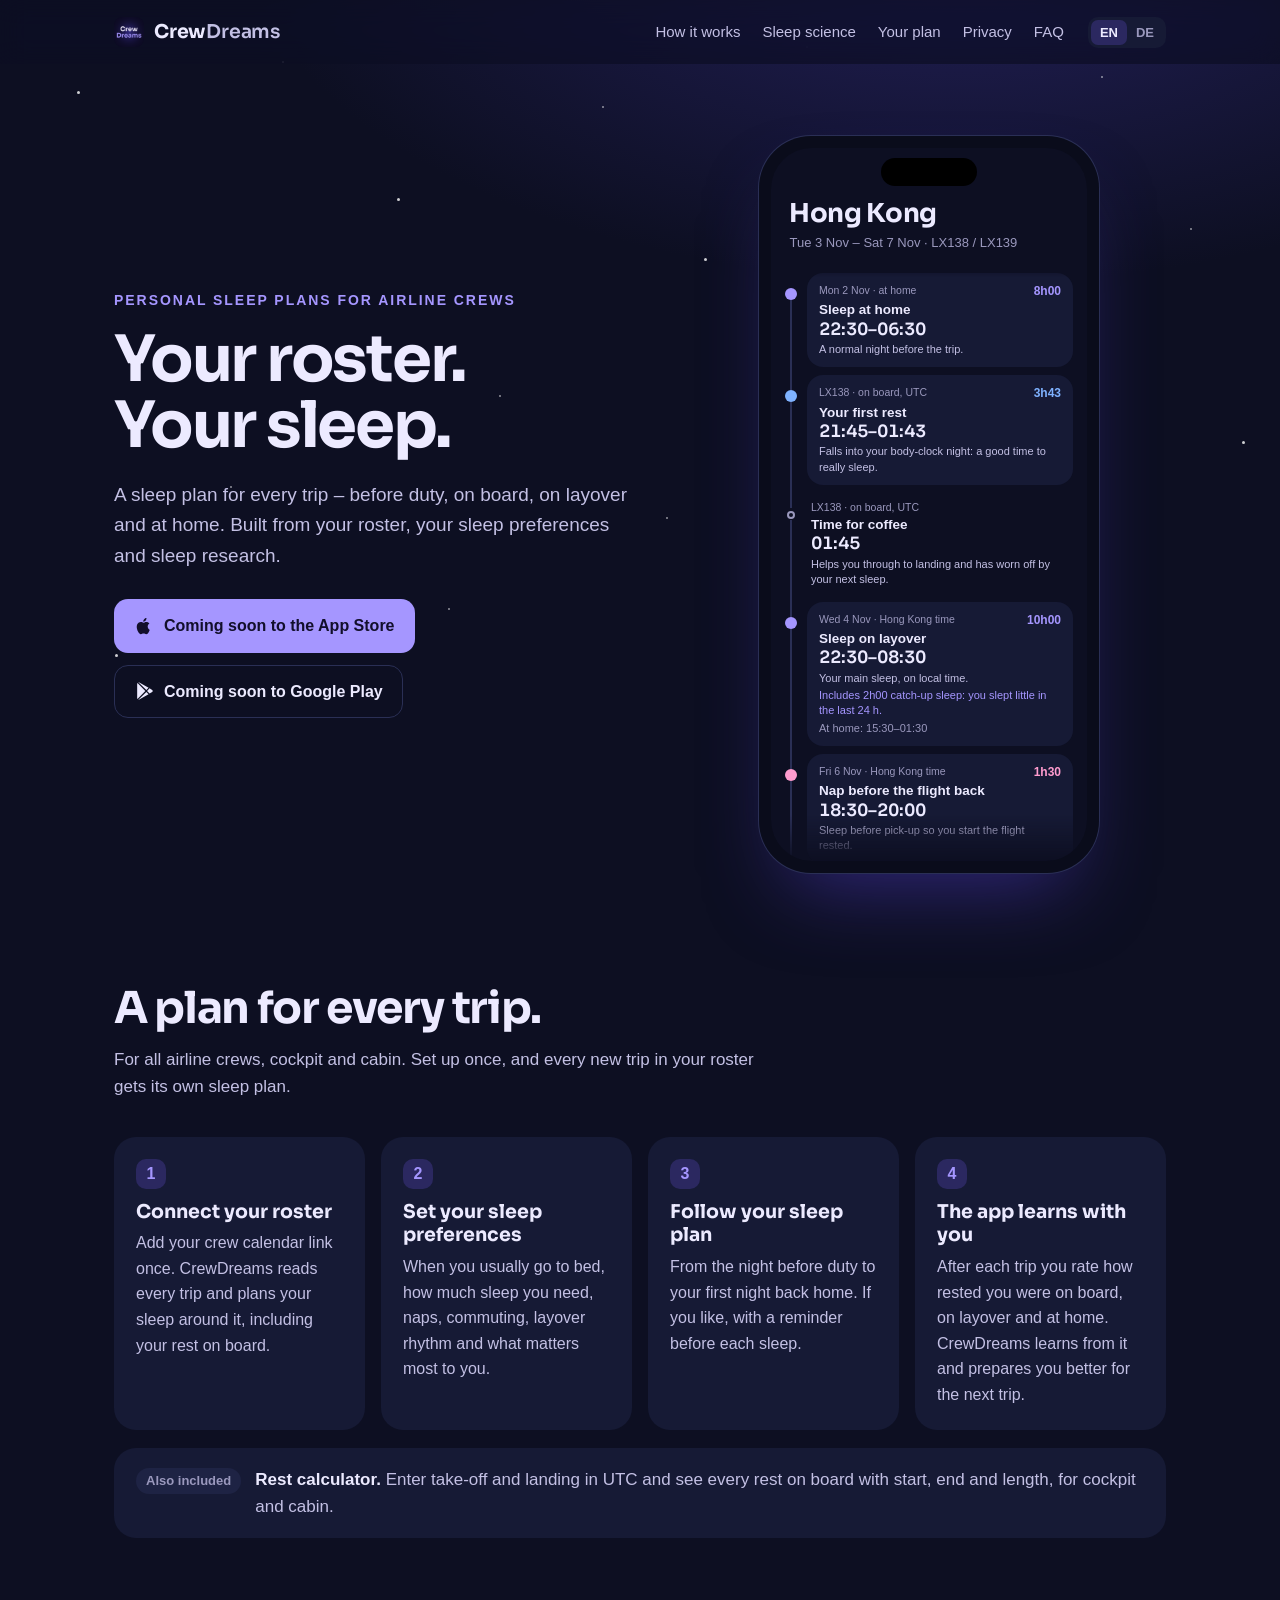
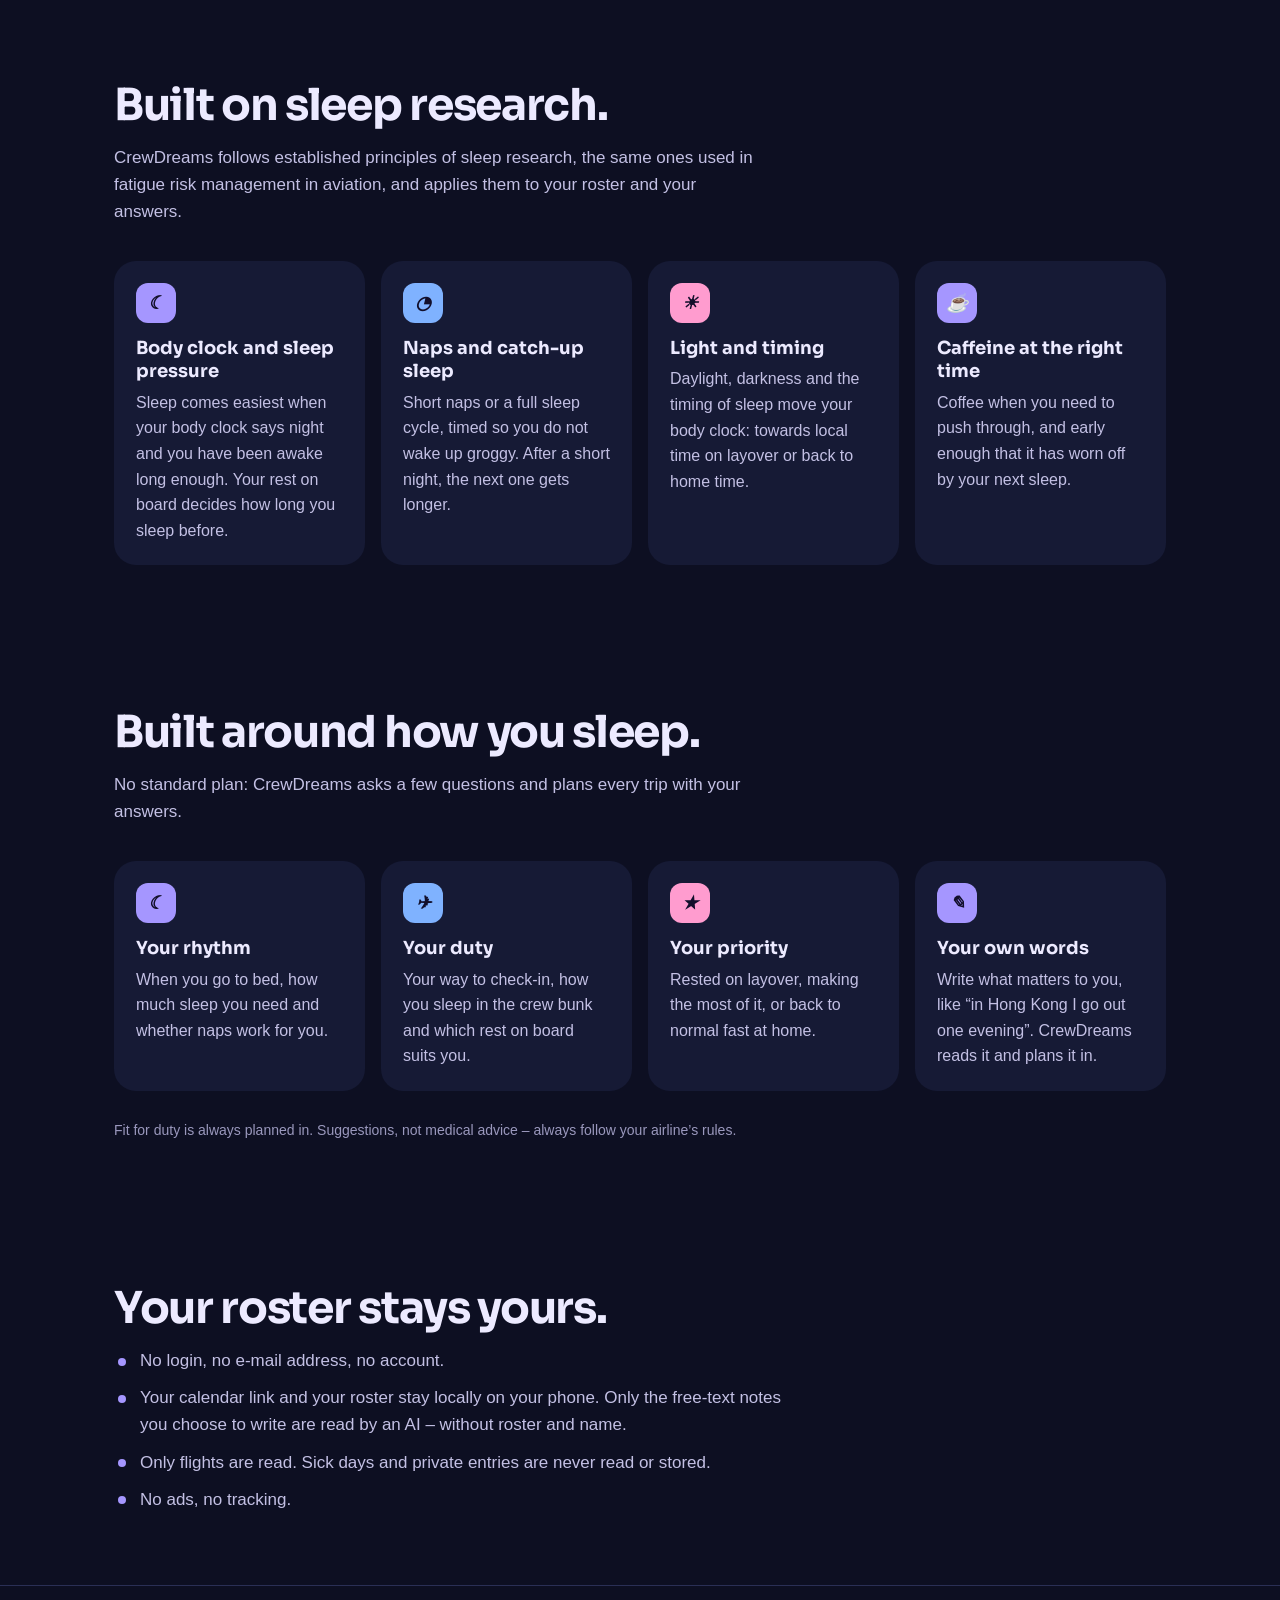
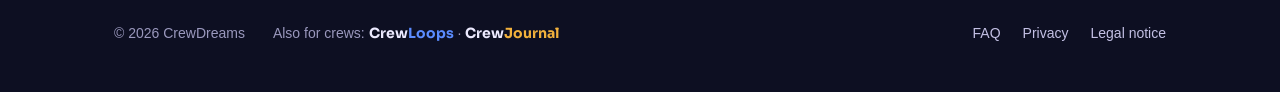
<file: index.html>
<!doctype html>
<html lang="en" data-lang="en">
<head>
<meta charset="utf-8">
<meta name="viewport" content="width=device-width, initial-scale=1, viewport-fit=cover">
<title>CrewDreams</title>
<meta name="title-en" content="CrewDreams – personal sleep plans for airline crews">
<meta name="title-de" content="CrewDreams – personalisierte Schlafpläne für Airline-Crews">
<meta name="description" content="A personal sleep plan for airline crews, built from your roster, your preferences and sleep research: before duty, on board, on layover and back home.">
<meta name="theme-color" content="#0d0f22">
<link rel="icon" href="favicon.png" type="image/png">
<link rel="apple-touch-icon" href="apple-touch-icon.png">
<link rel="manifest" href="site.webmanifest">
<meta property="og:type" content="website">
<meta property="og:site_name" content="CrewDreams">
<meta property="og:title" content="CrewDreams">
<meta property="og:description" content="Your personal sleep plan for every trip, built from your roster, your preferences and sleep research.">
<meta property="og:image" content="https://crewdreams.com/assets/og.png">
<meta property="og:image:width" content="1200">
<meta property="og:image:height" content="630">
<meta property="og:image:alt" content="CrewDreams logo">
<meta property="og:url" content="https://crewdreams.com/">
<meta name="twitter:card" content="summary_large_image">
<meta name="twitter:image" content="https://crewdreams.com/assets/og.png">
<link rel="stylesheet" href="assets/site.css">
<script src="assets/site.js"></script>
</head>
<body>
<div class="sky" aria-hidden="true"></div>

<header class="nav">
  <div class="wrap">
    <a class="brand" href="#top"><img src="apple-touch-icon.png" alt="" width="30" height="30"><span>Crew<b>Dreams</b></span></a>
    <nav class="nav-links">
      <a href="#how"><span lang="en">How it works</span><span lang="de">So funktioniert’s</span></a>
      <a href="#science"><span lang="en">Sleep science</span><span lang="de">Schlafforschung</span></a>
      <a href="#personal"><span lang="en">Your plan</span><span lang="de">Dein Plan</span></a>
      <a href="#privacy"><span lang="en">Privacy</span><span lang="de">Datenschutz</span></a>
      <a href="faq.html">FAQ</a>
    </nav>
    <div class="lang" role="group" aria-label="Language">
      <button type="button" data-l="en" aria-pressed="true">EN</button>
      <button type="button" data-l="de" aria-pressed="false">DE</button>
    </div>
  </div>
</header>

<main id="top">

<section class="hero">
  <div class="wrap grid">
    <div>
      <p class="eyebrow"><span lang="en">Personal sleep plans for airline crews</span><span lang="de">Personalisierte Schlafpläne für Airline-Crews</span></p>
      <h1><span lang="en">Your roster.<br>Your sleep.</span><span lang="de">Dein Dienstplan.<br>Dein Schlaf.</span></h1>
      <p class="lead">
        <span lang="en">A sleep plan for every trip – before duty, on board, on layover and at home. Built from your roster, your sleep preferences and sleep research.</span>
        <span lang="de">Ein Schlafplan für jede Rotation – vor dem Dienst, an Bord, im Layover und zu Hause. Aus deinem Dienstplan, deinen Schlafpräferenzen und der Schlafforschung.</span>
      </p>
      <div class="cta">
        <span class="badge">
          <svg viewBox="0 0 24 24" fill="currentColor" aria-hidden="true"><path d="M16.4 12.6c0-2.4 2-3.6 2.1-3.6-1.1-1.7-2.9-1.9-3.5-1.9-1.5-.2-2.9.9-3.7.9-.8 0-1.9-.9-3.2-.8-1.6 0-3.1 1-4 2.4-1.7 3-.4 7.4 1.2 9.8.8 1.2 1.8 2.5 3 2.4 1.2 0 1.7-.8 3.2-.8s1.9.8 3.2.8c1.3 0 2.1-1.2 2.9-2.4.9-1.4 1.3-2.7 1.3-2.8-.1 0-2.5-1-2.5-4zM14 5.5c.7-.8 1.1-1.9 1-3-1 0-2.1.7-2.8 1.5-.6.7-1.2 1.8-1 2.9 1 .1 2.1-.6 2.8-1.4z"/></svg>
          <span lang="en">Coming soon to the App Store</span><span lang="de">Bald im App Store</span>
        </span>
        <span class="badge alt">
          <svg viewBox="0 0 24 24" fill="currentColor" aria-hidden="true"><path d="M4.2 2.4c-.3.3-.4.7-.4 1.2v16.8c0 .5.1.9.4 1.2l9.4-9.6-9.4-9.6zm10.6 8.4 2.7-2.7L6.3 1.7c-.4-.2-.8-.3-1.1-.2l9.6 9.3zm0 2.4-9.6 9.3c.3.1.7 0 1.1-.2l11.2-6.4-2.7-2.7zm3.9-4.4-3 3.1 3 3.1 3.1-1.8c.9-.5.9-1.9 0-2.4l-3.1-2z"/></svg>
          <span lang="en">Coming soon to Google Play</span><span lang="de">Bald bei Google Play</span>
        </span>
      </div>
    </div>

    <div class="phone" role="img" aria-label="CrewDreams sleep plan for a Hong Kong trip, from the night before duty to the first sleep back home.">
      <div class="screen" aria-hidden="true">
        <div class="island"></div>
        <h3><span lang="en">Hong Kong</span><span lang="de">Hongkong</span></h3>
        <div class="sub"><span lang="en">Tue 3 Nov – Sat 7 Nov</span><span lang="de">Di 3.11. – Sa 7.11.</span> · LX138 / LX139</div>
        <div class="scroller"><ol class="plan">
          <li class="sleep"><i></i><div>
            <div class="m"><small><span lang="en">Mon 2 Nov · at home</span><span lang="de">Mo 2.11. · zu Hause</span></small><em>8h00</em></div>
            <b><span lang="en">Sleep at home</span><span lang="de">Schlaf zu Hause</span></b><span class="t">22:30–06:30</span>
            <p><span lang="en">A normal night before the trip.</span><span lang="de">Eine normale Nacht vor der Rotation.</span></p>
          </div></li>
          <li class="rest"><i></i><div>
            <div class="m"><small><span lang="en">LX138 · on board, UTC</span><span lang="de">LX138 · an Bord, UTC</span></small><em>3h43</em></div>
            <b><span lang="en">Your first rest</span><span lang="de">Deine erste Pause</span></b><span class="t">21:45–01:43</span>
            <p><span lang="en">Falls into your body-clock night: a good time to really sleep.</span><span lang="de">Liegt in deiner Körper-Nacht: gute Zeit, um richtig zu schlafen.</span></p>
          </div></li>
          <li class="tip tip"><i></i><div>
            <div class="m"><small><span lang="en">LX138 · on board, UTC</span><span lang="de">LX138 · an Bord, UTC</span></small></div>
            <b><span lang="en">Time for coffee</span><span lang="de">Zeit für Kaffee</span></b><span class="t">01:45</span>
            <p><span lang="en">Helps you through to landing and has worn off by your next sleep.</span><span lang="de">Hilft dir bis zur Landung und ist bis zu deinem nächsten Schlaf abgebaut.</span></p>
          </div></li>
          <li class="sleep"><i></i><div>
            <div class="m"><small><span lang="en">Wed 4 Nov · Hong Kong time</span><span lang="de">Mi 4.11. · Hongkong-Zeit</span></small><em>10h00</em></div>
            <b><span lang="en">Sleep on layover</span><span lang="de">Schlaf im Layover</span></b><span class="t">22:30–08:30</span>
            <p><span lang="en">Your main sleep, on local time.</span><span lang="de">Dein Hauptschlaf, nach Ortszeit.</span></p><p class="x"><span lang="en">Includes 2h00 catch-up sleep: you slept little in the last 24 h.</span><span lang="de">Inklusive 2h00 Nachholschlaf, weil du in den letzten 24 h wenig geschlafen hast.</span></p><p class="h"><span lang="en">At home: 15:30–01:30</span><span lang="de">Zu Hause: 15:30–01:30</span></p>
          </div></li>
          <li class="nap"><i></i><div>
            <div class="m"><small><span lang="en">Fri 6 Nov · Hong Kong time</span><span lang="de">Fr 6.11. · Hongkong-Zeit</span></small><em>1h30</em></div>
            <b><span lang="en">Nap before the flight back</span><span lang="de">Nickerchen vor dem Rückflug</span></b><span class="t">18:30–20:00</span>
            <p><span lang="en">Sleep before pick-up so you start the flight rested.</span><span lang="de">Vor dem Pick-up schlafen, damit du ausgeruht in den Flug startest.</span></p>
          </div></li>
          <li class="rest"><i></i><div>
            <div class="m"><small><span lang="en">LX139 · on board, UTC</span><span lang="de">LX139 · an Bord, UTC</span></small><em>3h45</em></div>
            <b><span lang="en">Your last rest</span><span lang="de">Deine letzte Pause</span></b><span class="t">00:55–04:40</span>
            <p><span lang="en">Falls into your body-clock night: a good time to really sleep.</span><span lang="de">Liegt in deiner Körper-Nacht: gute Zeit, um richtig zu schlafen.</span></p>
          </div></li>
          <li class="sleep"><i></i><div>
            <div class="m"><small><span lang="en">Sat 7 Nov · at home</span><span lang="de">Sa 7.11. · zu Hause</span></small><em>3h00</em></div>
            <b><span lang="en">Sleep after the night flight</span><span lang="de">Schlafen nach dem Nachtflug</span></b><span class="t">08:00–11:00</span>
            <p><span lang="en">About 3 hours right after coming home, up by early afternoon: then you are still tired in the evening.</span><span lang="de">Gleich nach dem Heimkommen etwa 3 Stunden, spätestens am frühen Nachmittag aufstehen: Dann bist du abends trotzdem müde.</span></p>
          </div></li>
        </ol></div>
      </div>
    </div>
  </div>
</section>

<section id="how">
  <div class="wrap">
    <h2><span lang="en">A plan for every trip.</span><span lang="de">Ein Plan für jede Rotation.</span></h2>
    <p class="intro">
      <span lang="en">For all airline crews, cockpit and cabin. Set up once, and every new trip in your roster gets its own sleep plan.</span><span lang="de">Für alle Airline-Crews, Cockpit und Kabine. Einmal einrichten, und jede neue Rotation in deinem Dienstplan bekommt ihren eigenen Schlafplan.</span>
    </p>
    <ol class="steps">
      <li><b lang="en">Connect your roster</b><b lang="de">Dienstplan verbinden</b>
        <span lang="en">Add your crew calendar link once. CrewDreams reads every trip and plans your sleep around it, including your rest on board.</span><span lang="de">Einmal den Link deines Crew-Kalenders eintragen. CrewDreams liest jede Rotation und plant deinen Schlaf darum herum, inklusive deiner Pause an Bord.</span></li>
      <li><b lang="en">Set your sleep preferences</b><b lang="de">Schlafpräferenzen angeben</b>
        <span lang="en">When you usually go to bed, how much sleep you need, naps, commuting, layover rhythm and what matters most to you.</span><span lang="de">Wann du normalerweise ins Bett gehst, wie viel Schlaf du brauchst, Nickerchen, Pendeln, Layover-Rhythmus und was dir am wichtigsten ist.</span></li>
      <li><b lang="en">Follow your sleep plan</b><b lang="de">Dem Schlafplan folgen</b>
        <span lang="en">From the night before duty to your first night back home. If you like, with a reminder before each sleep.</span><span lang="de">Von der Nacht vor dem Dienst bis zur ersten Nacht zu Hause. Wenn du willst, mit einer Erinnerung vor jedem Schlaf.</span></li>
      <li><b lang="en">The app learns with you</b><b lang="de">Die App lernt mit</b>
        <span lang="en">After each trip you rate how rested you were on board, on layover and at home. CrewDreams learns from it and prepares you better for the next trip.</span><span lang="de">Nach jeder Rotation schätzt du ein, wie ausgeruht du an Bord, im Layover und zu Hause warst. Daraus lernt CrewDreams und bereitet dich jedes Mal besser auf die nächste Rotation vor.</span></li>
    </ol>
    <div class="extra">
      <span class="tag"><span lang="en">Also included</span><span lang="de">Auch dabei</span></span>
      <p><b><span lang="en">Rest calculator.</span><span lang="de">Pausenrechner.</span></b> <span lang="en">Enter take-off and landing in UTC and see every rest on board with start, end and length, for cockpit and cabin.</span><span lang="de">Take-off und Landung in UTC eingeben und alle Pausen an Bord mit Start, Ende und Dauer sehen, für Cockpit und Kabine.</span></p>
    </div>
  </div>
</section>

<section id="science">
  <div class="wrap">
    <div class="sci-head">
      <h2><span lang="en">Built on sleep research.</span><span lang="de">Auf Basis der Schlafforschung.</span></h2>
      <p class="intro">
        <span lang="en">CrewDreams follows established principles of sleep research, the same ones used in fatigue risk management in aviation, and applies them to your roster and your answers.</span><span lang="de">CrewDreams folgt anerkannten Grundsätzen der Schlafforschung, wie sie auch im Fatigue Risk Management der Luftfahrt verwendet werden, und wendet sie auf deinen Dienstplan und deine Antworten an.</span>
      </p>
    </div>
    <ul class="legend">
      <li><i class="pos W">☾</i><span><b lang="en">Body clock and sleep pressure</b><b lang="de">Innere Uhr und Schlafdruck</b><span lang="en">Sleep comes easiest when your body clock says night and you have been awake long enough. Your rest on board decides how long you sleep before.</span><span lang="de">Schlaf kommt am leichtesten, wenn deine innere Uhr Nacht anzeigt und du lange genug wach warst. Deine Pause an Bord bestimmt, wie lange du vorher schläfst.</span></span></li>
      <li><i class="pos X">◔</i><span><b lang="en">Naps and catch-up sleep</b><b lang="de">Nickerchen und Nachholschlaf</b><span lang="en">Short naps or a full sleep cycle, timed so you do not wake up groggy. After a short night, the next one gets longer.</span><span lang="de">Kurze Nickerchen oder ein ganzer Schlafzyklus, so getimt, dass du nicht benommen aufwachst. Nach einer kurzen Nacht wird die nächste länger.</span></span></li>
      <li><i class="pos V">☀</i><span><b lang="en">Light and timing</b><b lang="de">Licht und Timing</b><span lang="en">Daylight, darkness and the timing of sleep move your body clock: towards local time on layover or back to home time.</span><span lang="de">Tageslicht, Dunkelheit und der Zeitpunkt des Schlafs verschieben deine innere Uhr: Richtung Ortszeit im Layover oder zurück auf Heimatzeit.</span></span></li>
      <li><i class="pos W">☕</i><span><b lang="en">Caffeine at the right time</b><b lang="de">Koffein zur richtigen Zeit</b><span lang="en">Coffee when you need to push through, and early enough that it has worn off by your next sleep.</span><span lang="de">Kaffee, wenn du dich durchpushen musst, und früh genug, dass er bis zu deinem nächsten Schlaf abgebaut ist.</span></span></li>
    </ul>
  </div>
</section>

<section id="personal">
  <div class="wrap">
    <div class="sci-head">
      <h2><span lang="en">Built around how you sleep.</span><span lang="de">Ganz nach deinem Schlaf.</span></h2>
      <p class="intro">
        <span lang="en">No standard plan: CrewDreams asks a few questions and plans every trip with your answers.</span><span lang="de">Kein Standardplan: CrewDreams stellt dir ein paar Fragen und plant jede Rotation mit deinen Antworten.</span>
      </p>
    </div>
    <ul class="legend">
      <li><i class="pos W">☾</i><span><b lang="en">Your rhythm</b><b lang="de">Dein Rhythmus</b><span lang="en">When you go to bed, how much sleep you need and whether naps work for you.</span><span lang="de">Wann du ins Bett gehst, wie viel Schlaf du brauchst und ob dir Nickerchen helfen.</span></span></li>
      <li><i class="pos X">✈</i><span><b lang="en">Your duty</b><b lang="de">Dein Dienst</b><span lang="en">Your way to check-in, how you sleep in the crew bunk and which rest on board suits you.</span><span lang="de">Dein Weg zum Check-in, wie du im Crewbunk schläfst und welche Pause an Bord dir liegt.</span></span></li>
      <li><i class="pos V">★</i><span><b lang="en">Your priority</b><b lang="de">Deine Priorität</b><span lang="en">Rested on layover, making the most of it, or back to normal fast at home.</span><span lang="de">Ausgeruht im Layover, das Layover erleben oder zu Hause schnell wieder im Alltag.</span></span></li>
      <li><i class="pos W">✎</i><span><b lang="en">Your own words</b><b lang="de">Deine eigenen Worte</b><span lang="en">Write what matters to you, like “in Hong Kong I go out one evening”. CrewDreams reads it and plans it in.</span><span lang="de">Schreib, was dir wichtig ist, etwa «in Hongkong gehe ich einen Abend aus». CrewDreams liest es und plant es ein.</span></span></li>
    </ul>
    <p class="note"><span lang="en">Fit for duty is always planned in. Suggestions, not medical advice – always follow your airline’s rules.</span><span lang="de">Fit für den Dienst ist immer eingeplant. Vorschläge, keine medizinische Beratung – es gelten immer die Regeln deiner Airline.</span></p>
  </div>
</section>

<section id="privacy" class="privacy">
  <div class="wrap">
    <h2><span lang="en">Your roster stays yours.</span><span lang="de">Dein Plan bleibt deiner.</span></h2>
    <ul>
      <li><span lang="en">No login, no e-mail address, no account.</span><span lang="de">Kein Login, keine E-Mail-Adresse, kein Konto.</span></li>
      <li><span lang="en">Your calendar link and your roster stay locally on your phone. Only the free-text notes you choose to write are read by an AI – without roster and name.</span><span lang="de">Dein Kalender-Link und dein Plan bleiben lokal auf deinem Handy. Nur die freien Notizen, die du schreiben kannst, liest eine KI – ohne Dienstplan und Namen.</span></li>
      <li><span lang="en">Only flights are read. Sick days and private entries are never read or stored.</span><span lang="de">Gelesen werden nur Flüge. Krankheitstage und private Einträge werden nie gelesen oder gespeichert.</span></li>
      <li><span lang="en">No ads, no tracking.</span><span lang="de">Keine Werbung, kein Tracking.</span></li>
    </ul>
  </div>
</section>


</main>

<footer>
  <div class="wrap">
    <span>© 2026 CrewDreams</span>
    <span class="family"><span lang="en">Also for crews:</span><span lang="de">Auch für Crews:</span> <a href="https://crewloops.com" target="_blank" rel="noopener">Crew<b class="cl">Loops</b></a> · <a href="https://crewjournal.com" target="_blank" rel="noopener">Crew<b class="cj">Journal</b></a></span>
    <nav>
      <a href="faq.html">FAQ</a>
      <a href="privacy.html"><span lang="en">Privacy</span><span lang="de">Datenschutz</span></a>
      <a href="impressum.html"><span lang="en">Legal notice</span><span lang="de">Impressum</span></a>
    </nav>
  </div>
</footer>
</body>
</html>
</file>
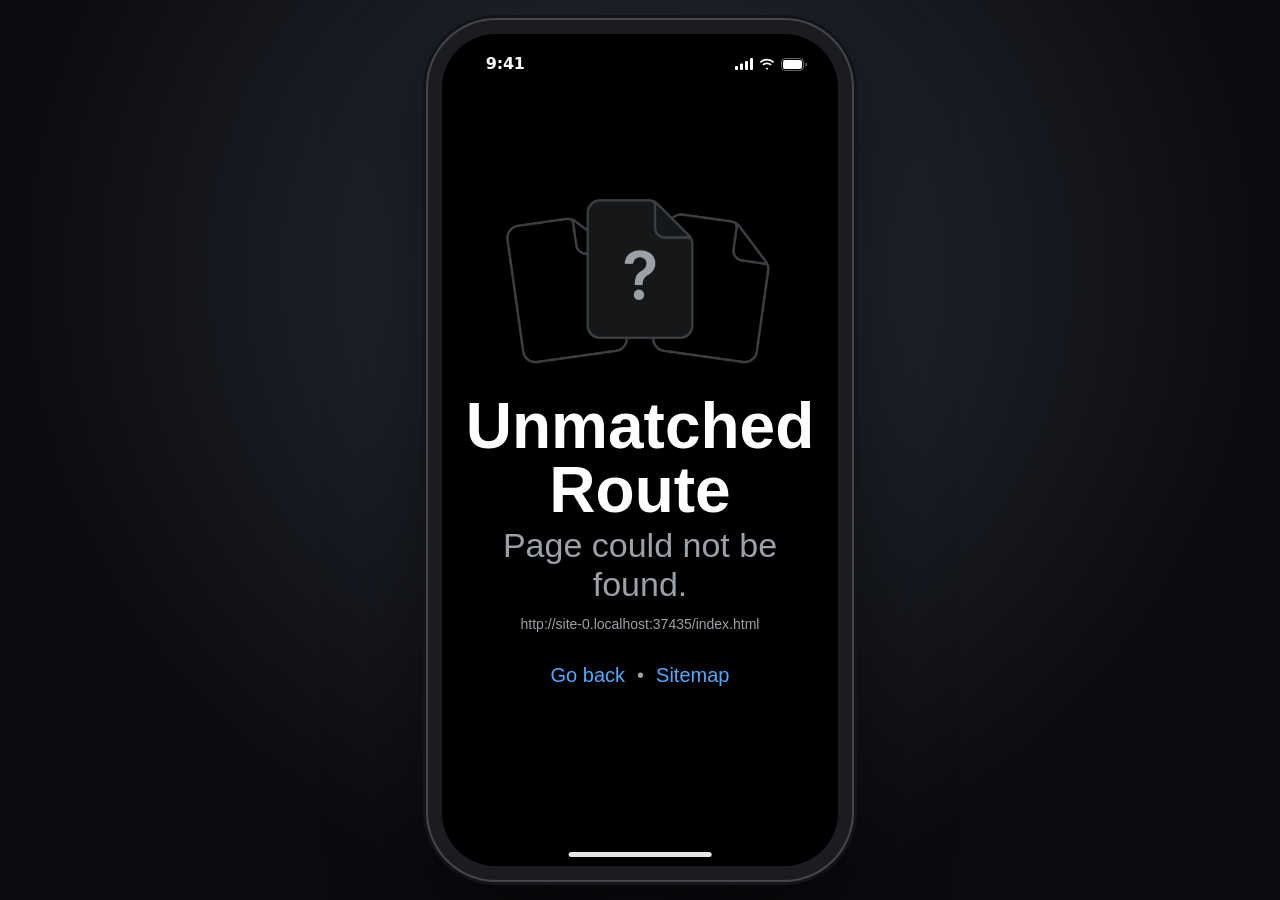
<file: app-preview/index.html>
<!doctype html>
<html lang="en">
  <head><meta name="robots" content="noindex">
    <meta charset="utf-8" />
    <meta httpEquiv="X-UA-Compatible" content="IE=edge" />
    <meta name="viewport" content="width=device-width, initial-scale=1, shrink-to-fit=no" />
    <title>CrewDreams</title>
    <!-- The `react-native-web` recommended style reset: https://necolas.github.io/react-native-web/docs/setup/#root-element -->
    <style id="expo-reset">
      /* These styles make the body full-height */
      html,
      body {
        height: 100%;
      }
      /* These styles disable body scrolling if you are using <ScrollView> */
      body {
        overflow: hidden;
      }
      /* These styles make the root element full-height */
      #root {
        display: flex;
        height: 100%;
        flex: 1;
      }
    </style>
  <link rel="icon" href="/app-preview/favicon.ico"/><!-- phone-frame --><style id="phone-frame">
#phone,#screen{display:contents}#sb,#island,#home{display:none}
@media (min-width:700px) and (min-height:620px) and (pointer:fine) and (display-mode:browser){
html.framed body{margin:0;display:grid;place-items:center;background:radial-gradient(circle at 50% 30%,#2b2f3a,#0b0c10 70%);overflow:hidden}
html.framed #phone{display:block;box-sizing:border-box;height:min(880px,calc(100vh - 40px));aspect-ratio:421/880;padding:14px;border-radius:68px;
  background:#1b1c1f;box-shadow:0 0 0 2px #45464b,0 0 0 5px #131417,0 40px 90px rgba(0,0,0,.55)}
html.framed #screen{position:relative;display:flex;flex-direction:column;width:100%;height:100%;border-radius:54px;overflow:hidden;
  transform:translateZ(0);background:var(--app-bg,#000);color:var(--sb-ink,#fff)}
html.framed #sb{display:flex;flex:none;height:54px;box-sizing:border-box;padding:6px 30px 0 44px;align-items:center;justify-content:space-between;
  font:600 16px/1 -apple-system,BlinkMacSystemFont,"SF Pro Text",system-ui,sans-serif;letter-spacing:-.2px}
html.framed #sb svg{display:block}html.framed #sbi{display:flex;gap:6px;align-items:center}
html.framed #island{display:block;position:absolute;z-index:99999;top:11px;left:50%;width:31%;height:34px;transform:translateX(-50%);border-radius:20px;background:#000}
html.framed #root{flex:1;min-height:0;height:auto}
html.framed #home{display:block;flex:none;height:30px;position:relative;background:var(--app-bg2,transparent);color:var(--home-ink,#fff)}
html.framed #home::after{content:"";position:absolute;left:50%;bottom:9px;width:36%;height:5px;transform:translateX(-50%);border-radius:3px;background:currentColor;opacity:.9}
}
</style></head>

  <body>
    <!-- Use static rendering with Expo Router to support running without JavaScript. -->
    <noscript> You need to enable JavaScript to run this app. </noscript>
    <!-- The root element for your Expo app. -->
    <div id="phone"><div id="screen"><div id="sb" aria-hidden="true"><span>9:41</span><span id="sbi"><svg width="18" height="12" viewBox="0 0 18 12" fill="currentColor"><rect x="0" y="8" width="3" height="4" rx="1"/><rect x="5" y="5.5" width="3" height="6.5" rx="1"/><rect x="10" y="3" width="3" height="9" rx="1"/><rect x="15" y="0" width="3" height="12" rx="1"/></svg><svg width="16" height="12" viewBox="0 0 16 12" fill="currentColor"><path d="M8 2.6c2.3 0 4.4.9 6 2.4l1.2-1.3A10.4 10.4 0 0 0 8 .8C5.2.8 2.7 1.9.8 3.7L2 5C3.6 3.5 5.7 2.6 8 2.6Zm0 3.6c1.3 0 2.5.5 3.4 1.3l1.2-1.3A6.7 6.7 0 0 0 8 4.4c-1.8 0-3.4.7-4.6 1.8l1.2 1.3c.9-.8 2.1-1.3 3.4-1.3Zm0 3.5c-.5 0-1 .2-1.4.5L8 11.7l1.4-1.5c-.4-.3-.9-.5-1.4-.5Z"/></svg><svg width="27" height="13" viewBox="0 0 27 13" fill="none"><rect x=".5" y=".5" width="22" height="12" rx="3.5" stroke="currentColor" opacity=".4"/><rect x="2" y="2" width="19" height="9" rx="2" fill="currentColor"/><path d="M24.5 4.5v4c.8-.3 1.4-1.1 1.4-2s-.6-1.7-1.4-2Z" fill="currentColor" opacity=".5"/></svg></span></div><div id="island"></div><div id="root"></div><div id="home"></div></div></div>
  <script src="/app-preview/_expo/static/js/web/__expo-metro-runtime-8c088df87a31e4e6accd81c554ec290d.js" defer></script><script src="/app-preview/_expo/static/js/web/__common-276d22431e3b699121e64aa0199f673a.js" defer></script><script src="/app-preview/_expo/static/js/web/entry-f93cdb30d8f2b29111507d6b8ff6e37c.js" defer></script>
<script id="phone-frame-js">(function(){
var mq=matchMedia('(min-width:700px) and (min-height:620px) and (pointer:fine) and (display-mode:browser)');
if(!mq.matches)return;document.documentElement.classList.add('framed');
var screen=document.getElementById('screen'),root=document.getElementById('root'),home=document.getElementById('home');
// Pop-ups are added to <body>: move them into the phone screen (the transform makes "fixed" relative to it)
new MutationObserver(function(ms){ms.forEach(function(m){m.addedNodes.forEach(function(n){
  if(n.nodeType===1&&n.id!=='phone'&&n.tagName!=='SCRIPT'&&n.tagName!=='STYLE'&&n.tagName!=='NOSCRIPT')screen.insertBefore(n,home);});});})
  .observe(document.body,{childList:true});
// Status bar and the area around the app take the colour of the app's background at the top
function bg(el){while(el&&el!==document.documentElement){var c=getComputedStyle(el).backgroundColor;
  if(c&&c!=='transparent'&&!/rgba\(.*,\s*0\)$/.test(c))return c;el=el.parentElement;}return null;}
function tick(){var r=root.getBoundingClientRect();if(!r.width)return;
  var c=bg(document.elementFromPoint(r.left+r.width/2,r.top+3));if(!c)return;
  var v=c.match(/\d+(\.\d+)?/g).map(Number),l=(.299*v[0]+.587*v[1]+.114*v[2])/255;
  screen.style.setProperty('--app-bg',c);screen.style.setProperty('--sb-ink',l>.6?'#000':'#fff');
  var d=bg(document.elementFromPoint(r.left+2,r.bottom-2));if(!d)return;
  var w=d.match(/\d+(\.\d+)?/g).map(Number),k=(.299*w[0]+.587*w[1]+.114*w[2])/255;
  screen.style.setProperty('--app-bg2',d);screen.style.setProperty('--home-ink',k>.6?'#000':'#fff');}
setInterval(tick,400);
})();</script></body>
</html>
</file>
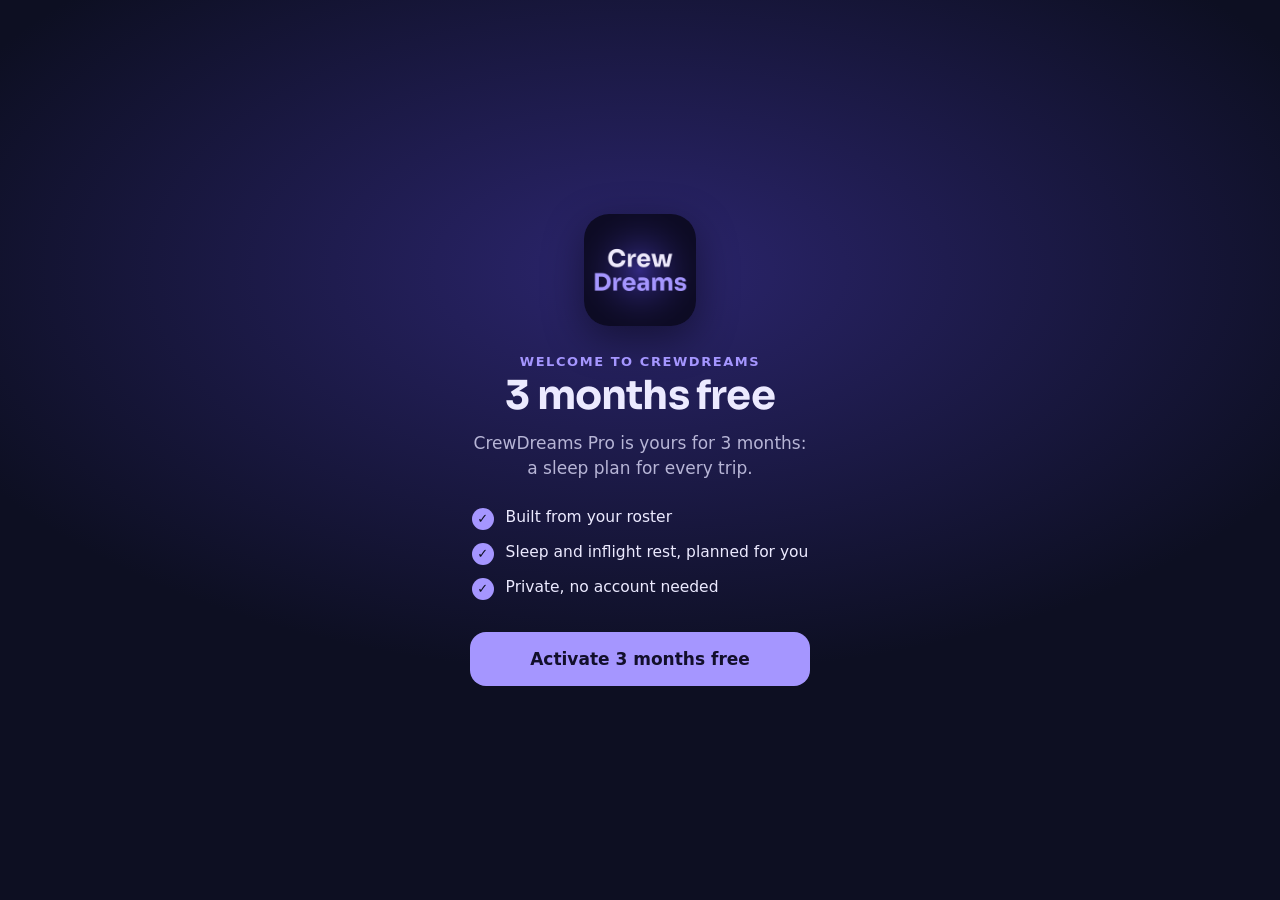
<file: card/index.html>
<!doctype html>
<html lang="en">
<head>
<meta charset="utf-8">
<meta name="viewport" content="width=device-width, initial-scale=1, viewport-fit=cover">
<meta name="robots" content="noindex">
<meta name="theme-color" content="#0D0F22">
<title>CrewDreams – 3 months free</title>
<meta property="og:title" content="CrewDreams – 3 months free">
<meta property="og:image" content="https://crewdreams.com/assets/og.png">
<!-- Business-card QR code (crewdreams.com/card). Not linked anywhere on the website.
     Same page for all three crew apps (CrewLoops, CrewJournal, CrewDreams): first this "3 months free" screen, then the store.
     OFFER: App Store offer code link (CREWCARD); empty = no code, the button opens the App Store page.
     To change or end the offer, only change OFFER here; the printed cards keep working. -->
<style>
@font-face{font-family:Disp;font-weight:600;src:url(/assets/sora-latin-600-normal.woff2) format('woff2')}@font-face{font-family:Disp;font-weight:700;src:url(/assets/sora-latin-700-normal.woff2) format('woff2')}
:root{--bg:#0D0F22;--ink:#ECEAFF;--muted:#B7B5D6;--accent:#A596FF}
*{box-sizing:border-box}
html,body{margin:0;background:var(--bg);color:var(--ink);font-family:-apple-system,BlinkMacSystemFont,"Segoe UI",system-ui,sans-serif}
main{min-height:100svh;display:flex;flex-direction:column;align-items:center;justify-content:center;padding:32px 20px calc(32px + env(safe-area-inset-bottom));text-align:center;
  background:radial-gradient(60% 45% at 50% 30%, rgba(53,44,134,.75), transparent)}
.icon{width:112px;height:112px;border-radius:25px;box-shadow:0 12px 40px rgba(0,0,0,.45)}
.eyebrow{margin:28px 0 6px;font-size:13px;font-weight:600;letter-spacing:.12em;text-transform:uppercase;color:var(--accent)}
h1{margin:0;font-family:Disp,system-ui,sans-serif;font-size:40px;line-height:1.05;font-weight:700;letter-spacing:-.8px;}
.lead{margin:14px auto 0;max-width:340px;font-size:17px;line-height:1.45;color:var(--muted)}
ul{list-style:none;padding:0;margin:26px auto 0;max-width:340px;text-align:left;display:grid;gap:12px}
li{display:flex;gap:12px;align-items:flex-start;font-size:15.5px;line-height:1.4}
li b{flex:none;width:22px;height:22px;border-radius:50%;background:var(--accent);color:var(--bg);font-size:13px;display:grid;place-items:center;margin-top:1px}
.btn{display:block;width:100%;max-width:340px;margin:32px auto 0;padding:17px 20px;border-radius:16px;background:var(--accent);color:#120F2B;font-size:17px;font-weight:700;text-decoration:none}
</style>
</head>
<body>
<main>
  <img class="icon" src="/assets/icon-512.png" alt="CrewDreams">
  <p class="eyebrow" id="eyebrow">Welcome to CrewDreams</p>
  <h1 id="title">3 months free</h1>
  <p class="lead" id="lead"></p>
  <ul id="list"></ul>
  <a class="btn" id="go" href="https://crewdreams.com/"></a>
</main>
<script>
(function () {
  var OFFER = "https://apps.apple.com/redeem?ctx=offercodes&id=6829012360&code=CREWCARD";
  var APP_STORE = "https://apps.apple.com/app/id6829012360";
  var PLAY_STORE = "";    // once live on Google Play
  var SITE = 'https://crewdreams.com/';
  var TEXT = {"en": {"lead": "CrewDreams Pro is yours for 3 months: a sleep plan for every trip.", "b": ["Built from your roster", "Sleep and inflight rest, planned for you", "Private, no account needed"], "cta": "Activate 3 months free", "note": "Apple then shows the offer, just confirm it. For new subscribers. After 3 months the subscription continues unless you cancel, anytime in your Apple ID settings."}, "de": {"lead": "CrewDreams Pro gehört 3 Monate dir: ein Schlafplan für jede Rotation.", "b": ["Aus deinem Dienstplan erstellt", "Schlaf und Inflight-Rest für dich geplant", "Privat, ohne Konto"], "cta": "3 Monate gratis aktivieren", "note": "Apple zeigt dann das Angebot, einfach bestätigen. Für neue Abonnent:innen. Nach 3 Monaten läuft das Abo weiter, außer du kündigst – jederzeit in den Einstellungen deiner Apple-ID."}};
  var ua = navigator.userAgent || '';
  var ios = /iPhone|iPad|iPod/i.test(ua) || (navigator.platform === 'MacIntel' && navigator.maxTouchPoints > 1);
  var android = /Android/i.test(ua);
  var de = /^de\b/i.test(navigator.language || '');
  var t = TEXT[de ? 'de' : 'en'];
  if (de) { document.documentElement.lang = 'de'; document.title = 'CrewDreams – 3 Monate gratis';
    document.getElementById('eyebrow').textContent = 'Willkommen bei CrewDreams'; document.getElementById('title').textContent = '3 Monate gratis'; }
  document.getElementById('lead').textContent = t.lead;
  document.getElementById('list').innerHTML = t.b.map(function (x) { return '<li><b>✓</b><span></span></li>'; }).join('');
  [].forEach.call(document.querySelectorAll('#list span'), function (s, i) { s.textContent = t.b[i]; });
  var go = document.getElementById('go');
  go.textContent = t.cta;
  if (android) {
    go.href = PLAY_STORE || SITE;
    if (!PLAY_STORE) { go.textContent = de ? 'Zur Website' : 'Visit the website'; }
  } else {
    go.href = OFFER || APP_STORE;
  }
})();
</script>
</body>
</html>
</file>
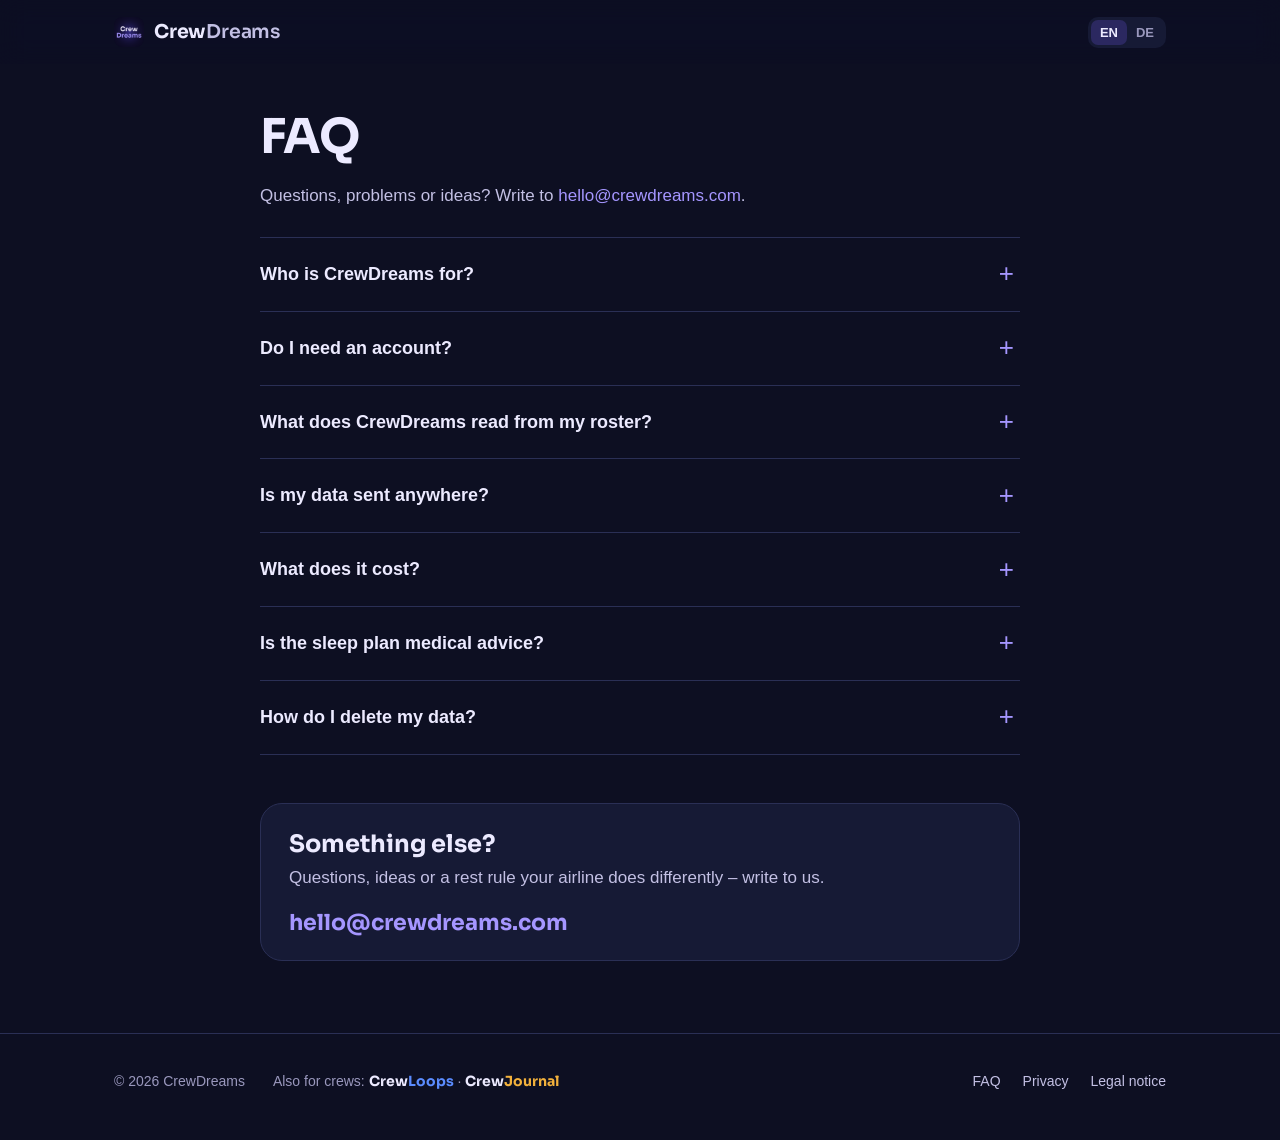
<file: faq.html>
<!doctype html>
<html lang="en" data-lang="en">
<head>
<meta charset="utf-8">
<meta name="viewport" content="width=device-width, initial-scale=1, viewport-fit=cover">
<title>CrewDreams – FAQ</title>
<meta name="title-en" content="CrewDreams – FAQ">
<meta name="title-de" content="CrewDreams – FAQ">
<meta name="description" content="Frequently asked questions about CrewDreams.">
<meta name="theme-color" content="#0d0f22">
<link rel="icon" href="favicon.png" type="image/png">
<link rel="apple-touch-icon" href="apple-touch-icon.png">
<link rel="stylesheet" href="assets/site.css">
<script src="assets/site.js"></script>
</head>
<body>
<header class="nav">
  <div class="wrap">
    <a class="brand" href="/"><img src="apple-touch-icon.png" alt="" width="30" height="30"><span>Crew<b>Dreams</b></span></a>
    <div class="lang" role="group" aria-label="Language" style="margin-left:auto">
      <button type="button" data-l="en" aria-pressed="true">EN</button>
      <button type="button" data-l="de" aria-pressed="false">DE</button>
    </div>
  </div>
</header>

<main class="wrap legal">
  <h1>FAQ</h1>
  <p><span lang="en">Questions, problems or ideas? Write to <a href="mailto:hello@crewdreams.com">hello@crewdreams.com</a>.</span><span lang="de">Fragen, Probleme oder Ideen? Schreib an <a href="mailto:hello@crewdreams.com">hello@crewdreams.com</a>.</span></p>
<div class="faq">
  <details>
    <summary><span lang="en">Who is CrewDreams for?</span><span lang="de">Für wen ist CrewDreams?</span></summary>
    <p><span lang="en">For all airline crews, cockpit and cabin. Set up once, and every new trip in your roster gets its own sleep plan.</span><span lang="de">Für alle Airline-Crews, Cockpit und Kabine. Einmal einrichten, und jede neue Rotation in deinem Dienstplan bekommt ihren eigenen Schlafplan.</span></p>
  </details>
  <details>
    <summary><span lang="en">Do I need an account?</span><span lang="de">Brauche ich ein Konto?</span></summary>
    <p><span lang="en">No. There is no login, no name, no e-mail address and no password.</span><span lang="de">Nein. Es gibt kein Login, keinen Namen, keine E-Mail-Adresse und kein Passwort.</span></p>
  </details>
  <details>
    <summary><span lang="en">What does CrewDreams read from my roster?</span><span lang="de">Was liest CrewDreams aus meinem Dienstplan?</span></summary>
    <p><span lang="en">Only your flights: flight numbers, airports, times, aircraft type, your position and your rest position (W, X, V). Sick days, leave and private entries are never read or stored.</span><span lang="de">Nur deine Flüge: Flugnummern, Flughäfen, Zeiten, Flugzeugtyp, deine Funktion und deine Pausen-Position (W, X, V). Krankheitstage, Ferien und private Einträge werden nie gelesen oder gespeichert.</span></p>
  </details>
  <details>
    <summary><span lang="en">Is my data sent anywhere?</span><span lang="de">Werden meine Daten irgendwohin geschickt?</span></summary>
    <p><span lang="en">Your calendar link and your roster stay on your phone. Only the free-text notes you choose to write in the sleep questions are read by an AI to adjust your plan – without your roster, your calendar link or your name. Details are in the <a href="privacy.html">privacy policy</a>.</span><span lang="de">Dein Kalender-Link und dein Plan bleiben auf deinem Handy. Nur die freien Notizen, die du bei den Schlaf-Fragen schreiben kannst, liest eine KI, um deinen Plan anzupassen – ohne Dienstplan, Kalender-Link und Namen. Details stehen in der <a href="privacy.html">Datenschutzerklärung</a>.</span></p>
  </details>
  <details>
    <summary><span lang="en">What does it cost?</span><span lang="de">Was kostet es?</span></summary>
    <p><span lang="en">The first month is free. After that, CrewDreams Pro costs <span class="price" lang="en">a small monthly or yearly fee</span><span class="price-note"> – the exact price in your currency is shown in the App Store or Google Play</span>. Apple or Google handle the payment.</span><span lang="de">Der erste Monat ist gratis. Danach kostet CrewDreams Pro <span class="price" lang="de">einen kleinen Monats- oder Jahresbetrag</span><span class="price-note"> – den genauen Preis in deiner Währung siehst du im App Store oder bei Google Play</span>. Die Zahlung wickeln Apple oder Google ab.</span></p>
  </details>
  <details>
    <summary><span lang="en">Is the sleep plan medical advice?</span><span lang="de">Ist der Schlafplan eine medizinische Beratung?</span></summary>
    <p><span lang="en">No. The plan gives suggestions, not medical advice. Always follow your airline’s rules.</span><span lang="de">Nein. Der Plan macht Vorschläge, keine medizinische Beratung. Es gelten immer die Regeln deiner Airline.</span></p>
  </details>
  <details>
    <summary><span lang="en">How do I delete my data?</span><span lang="de">Wie lösche ich meine Daten?</span></summary>
    <p><span lang="en">“Remove link” in the profile deletes your calendar link and your roster from your device. Deleting the app removes everything.</span><span lang="de">„Link entfernen“ im Profil löscht deinen Kalender-Link und deinen Plan von deinem Gerät. Wenn du die App löschst, ist alles weg.</span></p>
  </details>
</div>

<div class="contact">
  <div>
    <h3><span lang="en">Something else?</span><span lang="de">Noch etwas?</span></h3>
    <p><span lang="en">Questions, ideas or a rest rule your airline does differently – write to us.</span><span lang="de">Fragen, Ideen oder eine Pausenregel, die deine Airline anders macht – schreib uns.</span></p>
  </div>
  <a class="mail" href="mailto:hello@crewdreams.com">hello@crewdreams.com</a>
</div>
</main>

<footer>
  <div class="wrap">
    <span>© 2026 CrewDreams</span>
    <span class="family"><span lang="en">Also for crews:</span><span lang="de">Auch für Crews:</span> <a href="https://crewloops.com" target="_blank" rel="noopener">Crew<b class="cl">Loops</b></a> · <a href="https://crewjournal.com" target="_blank" rel="noopener">Crew<b class="cj">Journal</b></a></span>
    <nav>
      <a href="faq.html">FAQ</a>
      <a href="privacy.html"><span lang="en">Privacy</span><span lang="de">Datenschutz</span></a>
      <a href="impressum.html"><span lang="en">Legal notice</span><span lang="de">Impressum</span></a>
    </nav>
  </div>
</footer>
</body>
</html>
</file>
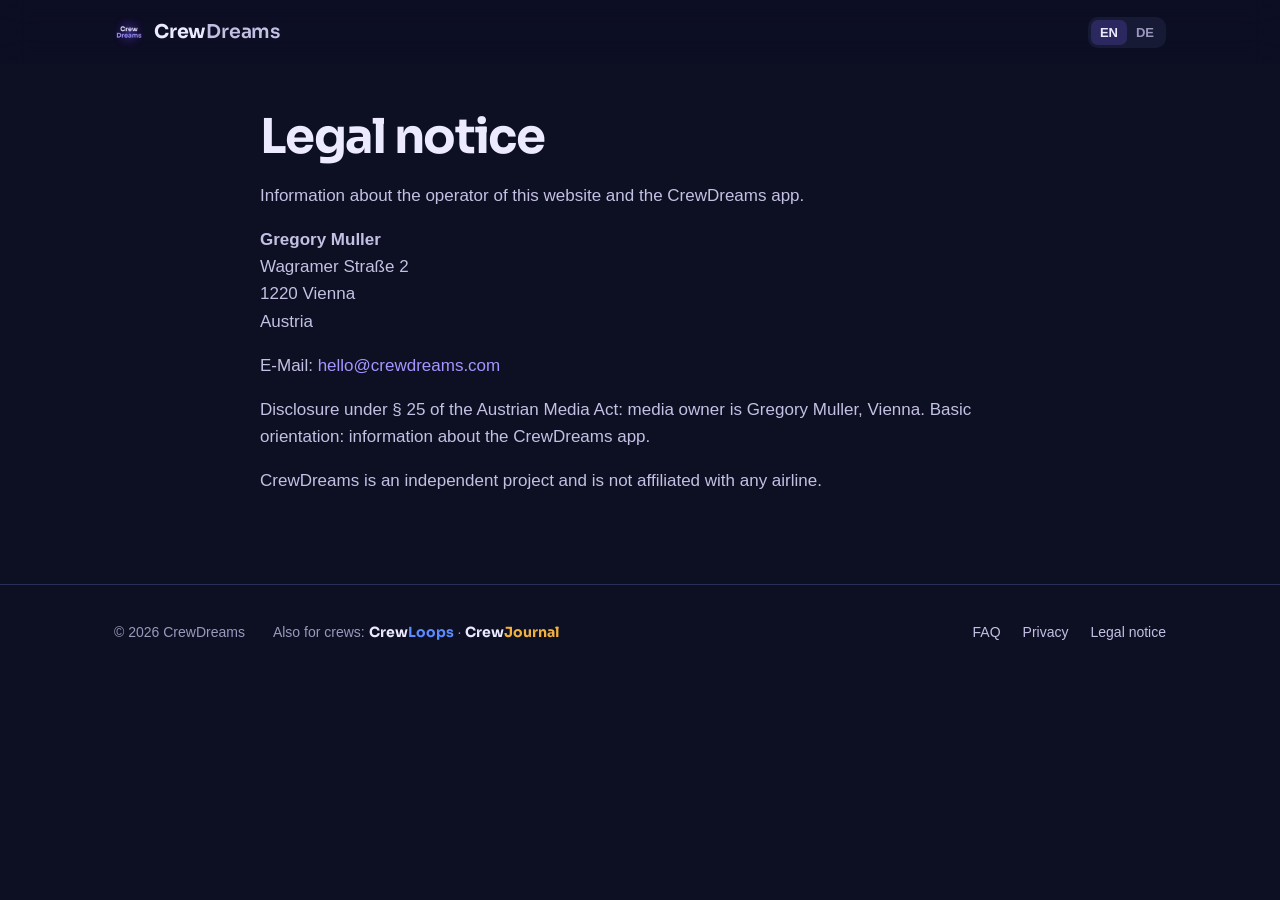
<file: impressum.html>
<!doctype html>
<html lang="en" data-lang="en">
<head>
<meta charset="utf-8">
<meta name="viewport" content="width=device-width, initial-scale=1, viewport-fit=cover">
<title>CrewDreams – Legal notice</title>
<meta name="title-en" content="CrewDreams – Legal notice">
<meta name="title-de" content="CrewDreams – Impressum">
<meta name="description" content="Legal notice of CrewDreams.">
<meta name="theme-color" content="#0d0f22">
<link rel="icon" href="favicon.png" type="image/png">
<link rel="apple-touch-icon" href="apple-touch-icon.png">
<link rel="stylesheet" href="assets/site.css">
<script src="assets/site.js"></script>
</head>
<body>
<header class="nav">
  <div class="wrap">
    <a class="brand" href="/"><img src="apple-touch-icon.png" alt="" width="30" height="30"><span>Crew<b>Dreams</b></span></a>
    <div class="lang" role="group" aria-label="Language" style="margin-left:auto">
      <button type="button" data-l="en" aria-pressed="true">EN</button>
      <button type="button" data-l="de" aria-pressed="false">DE</button>
    </div>
  </div>
</header>

<main class="wrap legal">
  <h1><span lang="en">Legal notice</span><span lang="de">Impressum</span></h1>
  <p><span lang="en">Information about the operator of this website and the CrewDreams app.</span><span lang="de">Angaben zum Betreiber dieser Webseite und der App CrewDreams.</span></p>
  <p><b>Gregory Muller</b><br>Wagramer Straße 2<br>1220 <span lang="en">Vienna</span><span lang="de">Wien</span><br><span lang="en">Austria</span><span lang="de">Österreich</span></p>
  <p>E-Mail: <a href="mailto:hello@crewdreams.com">hello@crewdreams.com</a></p>
  <p><span lang="en">Disclosure under § 25 of the Austrian Media Act: media owner is Gregory Muller, Vienna. Basic orientation: information about the CrewDreams app.</span><span lang="de">Offenlegung gemäß §&nbsp;25 Mediengesetz: Medieninhaber ist Gregory Muller, Wien. Grundlegende Richtung: Information über die App CrewDreams.</span></p>
  <p><span lang="en">CrewDreams is an independent project and is not affiliated with any airline.</span><span lang="de">CrewDreams ist ein unabhängiges Projekt und steht in keiner Verbindung zu einer Fluggesellschaft.</span></p>
</main>

<footer>
  <div class="wrap">
    <span>© 2026 CrewDreams</span>
    <span class="family"><span lang="en">Also for crews:</span><span lang="de">Auch für Crews:</span> <a href="https://crewloops.com" target="_blank" rel="noopener">Crew<b class="cl">Loops</b></a> · <a href="https://crewjournal.com" target="_blank" rel="noopener">Crew<b class="cj">Journal</b></a></span>
    <nav>
      <a href="faq.html">FAQ</a>
      <a href="privacy.html"><span lang="en">Privacy</span><span lang="de">Datenschutz</span></a>
      <a href="impressum.html"><span lang="en">Legal notice</span><span lang="de">Impressum</span></a>
    </nav>
  </div>
</footer>
</body>
</html>
</file>
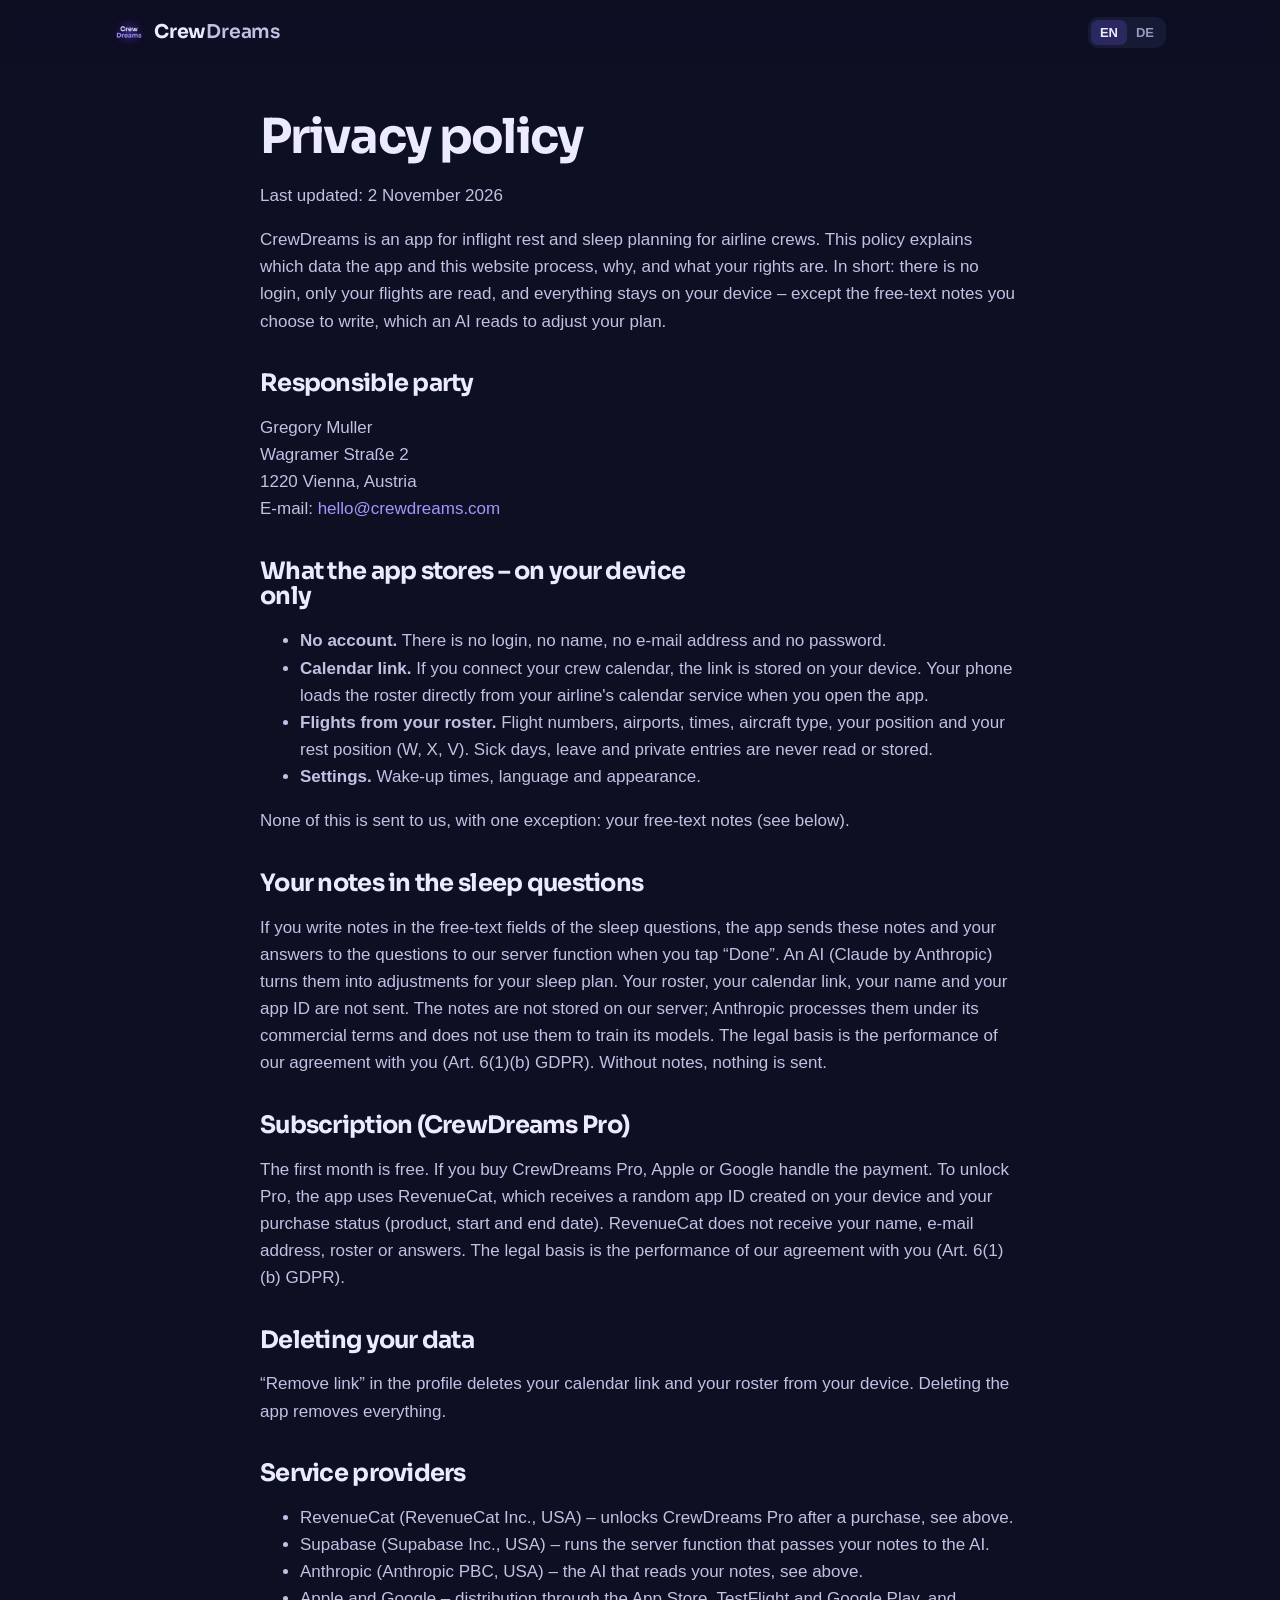
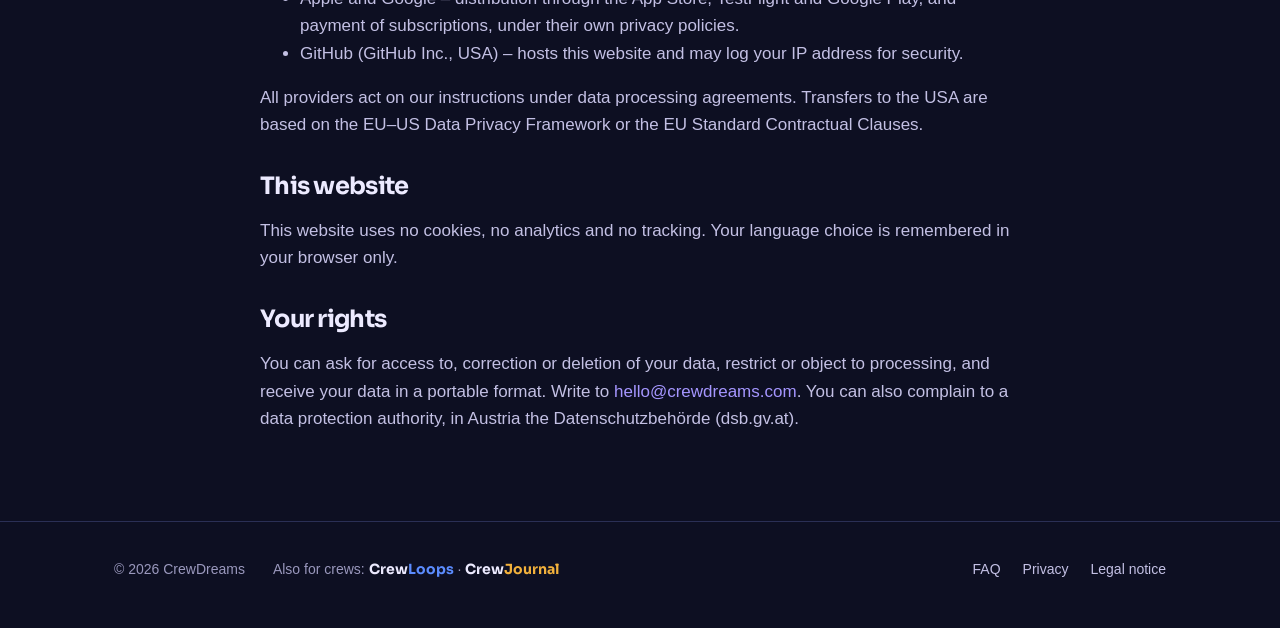
<file: privacy.html>
<!doctype html>
<html lang="en" data-lang="en">
<head>
<meta charset="utf-8">
<meta name="viewport" content="width=device-width, initial-scale=1, viewport-fit=cover">
<title>CrewDreams – Privacy policy</title>
<meta name="title-en" content="CrewDreams – Privacy policy">
<meta name="title-de" content="CrewDreams – Datenschutzerklärung">
<meta name="theme-color" content="#0d0f22">
<link rel="icon" href="favicon.png" type="image/png">
<link rel="apple-touch-icon" href="apple-touch-icon.png">
<link rel="stylesheet" href="assets/site.css">
<script src="assets/site.js"></script>
</head>
<body>
<header class="nav">
  <div class="wrap">
    <a class="brand" href="/"><img src="apple-touch-icon.png" alt="" width="30" height="30"><span>Crew<b>Dreams</b></span></a>
    <div class="lang" role="group" aria-label="Language" style="margin-left:auto">
      <button type="button" data-l="en" aria-pressed="true">EN</button>
      <button type="button" data-l="de" aria-pressed="false">DE</button>
    </div>
  </div>
</header>

<main class="wrap legal">

<div lang="en">
  <h1>Privacy policy</h1>
  <p>Last updated: 2 November 2026</p>
  <p>CrewDreams is an app for inflight rest and sleep planning for airline crews. This policy explains which data the app and this website process, why, and what your rights are. In short: there is no login, only your flights are read, and everything stays on your device – except the free-text notes you choose to write, which an AI reads to adjust your plan.</p>

  <h2>Responsible party</h2>
  <p>Gregory Muller<br>Wagramer Straße 2<br>1220 Vienna, Austria<br>E-mail: <a href="mailto:hello@crewdreams.com">hello@crewdreams.com</a></p>

  <h2>What the app stores – on your device only</h2>
  <ul>
    <li><b>No account.</b> There is no login, no name, no e-mail address and no password.</li>
    <li><b>Calendar link.</b> If you connect your crew calendar, the link is stored on your device. Your phone loads the roster directly from your airline's calendar service when you open the app.</li>
    <li><b>Flights from your roster.</b> Flight numbers, airports, times, aircraft type, your position and your rest position (W, X, V). Sick days, leave and private entries are never read or stored.</li>
    <li><b>Settings.</b> Wake-up times, language and appearance.</li>
  </ul>
  <p>None of this is sent to us, with one exception: your free-text notes (see below).</p>

  <h2>Your notes in the sleep questions</h2>
  <p>If you write notes in the free-text fields of the sleep questions, the app sends these notes and your answers to the questions to our server function when you tap “Done”. An AI (Claude by Anthropic) turns them into adjustments for your sleep plan. Your roster, your calendar link, your name and your app ID are not sent. The notes are not stored on our server; Anthropic processes them under its commercial terms and does not use them to train its models. The legal basis is the performance of our agreement with you (Art. 6(1)(b) GDPR). Without notes, nothing is sent.</p>

  <h2>Subscription (CrewDreams Pro)</h2>
  <p>The first month is free. If you buy CrewDreams Pro, Apple or Google handle the payment. To unlock Pro, the app uses RevenueCat, which receives a random app ID created on your device and your purchase status (product, start and end date). RevenueCat does not receive your name, e-mail address, roster or answers. The legal basis is the performance of our agreement with you (Art. 6(1)(b) GDPR).</p>

  <h2>Deleting your data</h2>
  <p>“Remove link” in the profile deletes your calendar link and your roster from your device. Deleting the app removes everything.</p>

  <h2>Service providers</h2>
  <ul>
    <li>RevenueCat (RevenueCat Inc., USA) – unlocks CrewDreams Pro after a purchase, see above.</li>
    <li>Supabase (Supabase Inc., USA) – runs the server function that passes your notes to the AI.</li>
    <li>Anthropic (Anthropic PBC, USA) – the AI that reads your notes, see above.</li>
    <li>Apple and Google – distribution through the App Store, TestFlight and Google Play, and payment of subscriptions, under their own privacy policies.</li>
    <li>GitHub (GitHub Inc., USA) – hosts this website and may log your IP address for security.</li>
  </ul>
  <p>All providers act on our instructions under data processing agreements. Transfers to the USA are based on the EU–US Data Privacy Framework or the EU Standard Contractual Clauses.</p>

  <h2>This website</h2>
  <p>This website uses no cookies, no analytics and no tracking. Your language choice is remembered in your browser only.</p>

  <h2>Your rights</h2>
  <p>You can ask for access to, correction or deletion of your data, restrict or object to processing, and receive your data in a portable format. Write to <a href="mailto:hello@crewdreams.com">hello@crewdreams.com</a>. You can also complain to a data protection authority, in Austria the Datenschutzbehörde (dsb.gv.at).</p>
</div>

<div lang="de">
  <h1>Datenschutzerklärung</h1>
  <p>Stand: 2. November 2026</p>
  <p>CrewDreams ist eine App für Inflight Rest und Schlafplanung von Airline-Crews. Diese Erklärung beschreibt, welche Daten die App und diese Webseite verarbeiten, wozu, und welche Rechte du hast. Kurz: Es gibt kein Login, gelesen werden nur deine Flüge, und alles bleibt auf deinem Gerät – außer den freien Notizen, die du schreiben kannst; diese liest eine KI, um deinen Plan anzupassen.</p>

  <h2>Verantwortlich</h2>
  <p>Gregory Muller<br>Wagramer Straße 2<br>1220 Wien, Österreich<br>E-Mail: <a href="mailto:hello@crewdreams.com">hello@crewdreams.com</a></p>

  <h2>Was die App speichert – nur auf deinem Gerät</h2>
  <ul>
    <li><b>Kein Konto.</b> Es gibt kein Login, keinen Namen, keine E-Mail-Adresse und kein Passwort.</li>
    <li><b>Kalender-Link.</b> Wenn du deinen Crew-Kalender verbindest, wird der Link auf deinem Gerät gespeichert. Dein Handy lädt den Plan beim Öffnen der App direkt vom Kalenderdienst deiner Airline.</li>
    <li><b>Flüge aus deinem Plan.</b> Flugnummern, Flughäfen, Zeiten, Flugzeugtyp, deine Funktion und deine Pausen-Position (W, X, V). Krankheitstage, Ferien und private Einträge werden nie gelesen oder gespeichert.</li>
    <li><b>Einstellungen.</b> Weckzeiten, Sprache und Darstellung.</li>
  </ul>
  <p>Nichts davon wird an uns gesendet, mit einer Ausnahme: deine freien Notizen (siehe unten).</p>

  <h2>Deine Notizen bei den Schlaf-Fragen</h2>
  <p>Wenn du in den Freitextfeldern der Schlaf-Fragen Notizen schreibst, schickt die App beim Tippen auf «Fertig» diese Notizen und deine Antworten auf die Fragen an unsere Server-Funktion. Eine KI (Claude von Anthropic) macht daraus Anpassungen für deinen Schlafplan. Dein Dienstplan, dein Kalender-Link, dein Name und deine App-ID werden nicht gesendet. Die Notizen werden auf unserem Server nicht gespeichert; Anthropic verarbeitet sie nach seinen geschäftlichen Bedingungen und verwendet sie nicht zum Trainieren seiner Modelle. Rechtsgrundlage ist die Erfüllung unserer Vereinbarung mit dir (Art. 6 Abs. 1 lit. b DSGVO). Ohne Notizen wird nichts gesendet.</p>

  <h2>Abo (CrewDreams Pro)</h2>
  <p>Der erste Monat ist gratis. Wenn du CrewDreams Pro kaufst, wickeln Apple oder Google die Zahlung ab. Um Pro freizuschalten, nutzt die App RevenueCat. RevenueCat erhält eine zufällige App-ID, die auf deinem Gerät erzeugt wird, und deinen Kaufstatus (Produkt, Beginn und Ende). RevenueCat erhält weder deinen Namen noch deine E-Mail-Adresse, deinen Dienstplan oder deine Antworten. Rechtsgrundlage ist die Erfüllung unserer Vereinbarung mit dir (Art. 6 Abs. 1 lit. b DSGVO).</p>

  <h2>Daten löschen</h2>
  <p>„Link entfernen“ im Profil löscht deinen Kalender-Link und deinen Plan von deinem Gerät. Wenn du die App löschst, ist alles weg.</p>

  <h2>Dienstleister</h2>
  <ul>
    <li>RevenueCat (RevenueCat Inc., USA) – schaltet CrewDreams Pro nach einem Kauf frei, siehe oben.</li>
    <li>Supabase (Supabase Inc., USA) – betreibt die Server-Funktion, die deine Notizen an die KI weitergibt.</li>
    <li>Anthropic (Anthropic PBC, USA) – die KI, die deine Notizen liest, siehe oben.</li>
    <li>Apple und Google – Vertrieb über App Store, TestFlight und Google Play sowie Zahlung von Abos, nach deren eigenen Datenschutzbestimmungen.</li>
    <li>GitHub (GitHub Inc., USA) – betreibt diese Webseite und kann deine IP-Adresse aus Sicherheitsgründen protokollieren.</li>
  </ul>
  <p>Alle Dienstleister handeln nach unseren Anweisungen auf Grundlage von Auftragsverarbeitungsverträgen. Übermittlungen in die USA beruhen auf dem EU-US Data Privacy Framework oder den EU-Standardvertragsklauseln.</p>

  <h2>Diese Webseite</h2>
  <p>Diese Webseite verwendet keine Cookies, keine Analyse und kein Tracking. Deine Sprachwahl wird nur in deinem Browser gespeichert.</p>

  <h2>Deine Rechte</h2>
  <p>Du kannst Auskunft, Berichtigung oder Löschung deiner Daten verlangen, die Verarbeitung einschränken oder ihr widersprechen und deine Daten in einem übertragbaren Format erhalten. Schreib an <a href="mailto:hello@crewdreams.com">hello@crewdreams.com</a>. Du kannst dich auch bei einer Datenschutzbehörde beschweren, in Österreich bei der Datenschutzbehörde (dsb.gv.at).</p>
</div>

</main>
<footer>
  <div class="wrap">
    <span>© 2026 CrewDreams</span>
    <span class="family"><span lang="en">Also for crews:</span><span lang="de">Auch für Crews:</span> <a href="https://crewloops.com" target="_blank" rel="noopener">Crew<b class="cl">Loops</b></a> · <a href="https://crewjournal.com" target="_blank" rel="noopener">Crew<b class="cj">Journal</b></a></span>
    <nav>
      <a href="faq.html">FAQ</a>
      <a href="privacy.html"><span lang="en">Privacy</span><span lang="de">Datenschutz</span></a>
      <a href="impressum.html"><span lang="en">Legal notice</span><span lang="de">Impressum</span></a>
    </nav>
  </div>
</footer>
</body>
</html>
</file>
<file: assets/site.css>
@font-face { font-family: "Sora"; src: url("sora-latin-700-normal.woff2") format("woff2"); font-weight: 700 800; font-display: swap; }
@font-face { font-family: "Sora"; src: url("sora-latin-600-normal.woff2") format("woff2"); font-weight: 600; font-display: swap; }
:root {
  --bg: #0d0f22; --bg2: #0a0c1b; --surface: #161a35; --surface2: #1e2344; --line: #2a2f55;
  --ink: #eceaff; --ink2: #c3c0e4; --muted: #9a98bd;
  --accent: #a596ff; --accent-ink: #120f2b; --accent-soft: #2b2860;
  --w: #a596ff; --x: #7fb2ff; --v: #ff9ccf;
  --body: -apple-system, BlinkMacSystemFont, "SF Pro Text", "Segoe UI", Roboto, "Helvetica Neue", Arial, sans-serif;
  --display: "Sora", -apple-system, BlinkMacSystemFont, "Segoe UI", Roboto, "Helvetica Neue", Arial, sans-serif;
  --wrap: 1100px;
  color-scheme: dark;
}
* { box-sizing: border-box; }
html { -webkit-text-size-adjust: 100%; scroll-behavior: smooth; }
body { margin: 0; background: var(--bg); color: var(--ink); font: 17px/1.6 var(--body); overflow-x: hidden; }
a { color: var(--accent); text-decoration: none; }
a:hover { text-decoration: underline; }
a:focus-visible, button:focus-visible { outline: 2px solid var(--accent); outline-offset: 3px; border-radius: 6px; }
img { max-width: 100%; display: block; }
html[data-lang="en"] [lang="de"], html[data-lang="de"] [lang="en"] { display: none !important; }

.wrap { max-width: var(--wrap); margin: 0 auto; padding: 0 24px; }
@media (max-width: 560px) { .wrap { padding: 0 18px; } body { font-size: 16px; } }

/* Night sky: a few fixed stars behind everything */
.sky { position: absolute; inset: 0 0 auto 0; height: 760px; pointer-events: none; overflow: hidden;
  background: radial-gradient(1200px 600px at 75% -10%, #23205a 0%, transparent 60%); }
.sky i { position: absolute; width: 2px; height: 2px; border-radius: 50%; background: #fff; opacity: .55; }

/* Nav */
.nav { position: sticky; top: 0; z-index: 10; background: rgba(13,15,34,.72); backdrop-filter: saturate(140%) blur(14px); -webkit-backdrop-filter: saturate(140%) blur(14px); }
.nav .wrap { display: flex; align-items: center; gap: 24px; height: 64px; }
.brand { display: flex; align-items: center; gap: 10px; color: var(--ink); font: 700 19px/1 var(--display); letter-spacing: -.2px; }
.brand:hover { text-decoration: none; }
.brand img { border-radius: 8px; }
.brand b { font-weight: 400; color: var(--ink2); }
.nav-links { display: flex; gap: 22px; margin-left: auto; }
.nav-links a { color: var(--ink2); font-size: 15px; }
.lang { display: flex; background: var(--surface); border-radius: 10px; padding: 3px; }
.lang button { appearance: none; border: 0; background: transparent; color: var(--muted); font: 600 13px var(--body); padding: 5px 9px; border-radius: 7px; cursor: pointer; }
.lang button[aria-pressed="true"] { background: var(--accent-soft); color: var(--ink); }
@media (max-width: 720px) { .nav-links { display: none; } .lang { margin-left: auto; } }

/* Hero */
.hero { position: relative; padding: 72px 0 40px; }
.hero .grid { position: relative; display: grid; grid-template-columns: 1.05fr .95fr; gap: 56px; align-items: center; }
@media (max-width: 900px) { .hero .grid { grid-template-columns: 1fr; gap: 40px; } .hero { padding-top: 40px; } }
h1 { font: 800 clamp(40px, 5.6vw, 64px)/1.04 var(--display); letter-spacing: -.035em; margin: 0 0 20px; }
h1 .soft { display: block; margin-top: 14px; color: var(--ink2); font-weight: 300; font-family: var(--body); font-size: .48em; line-height: 1.25; letter-spacing: -.01em; }
.lead { font-size: 19px; color: var(--ink2); max-width: 34em; margin: 0 0 28px; }
.stores { display: flex; flex-wrap: wrap; gap: 10px; }
.store { display: inline-flex; align-items: center; gap: 8px; padding: 11px 16px; border-radius: 14px; background: var(--surface); color: var(--ink2); font-size: 15px; }
.store b { color: var(--ink); font-weight: 600; }

/* The phone with the rest calculator */
.phone { justify-self: center; width: min(360px, 100%); background: var(--bg2); border-radius: 44px; padding: 14px; box-shadow: 0 0 0 1px var(--line), 0 40px 80px -30px rgba(80,60,200,.55); }
.screen { background: var(--bg); border-radius: 32px; padding: 26px 16px 18px; display: grid; gap: 12px; }
.screen h3 { margin: 0; font: 800 26px/1.1 var(--display); letter-spacing: -.02em; }
.screen .sub { color: var(--muted); font-size: 13px; margin-top: -8px; }
.times { display: grid; grid-template-columns: 1fr 1fr; background: var(--surface); border-radius: 18px; overflow: hidden; }
.times div { padding: 10px 14px; }
.times div + div { border-left: 1px solid var(--line); }
.times .on { background: var(--accent-soft); }
.times small { display: block; font-size: 11.5px; color: var(--muted); font-weight: 600; }
.times .on small { color: var(--accent); }
.times strong { font: 300 30px/1.1 var(--display); letter-spacing: -.5px; font-variant-numeric: tabular-nums; }
.card { background: var(--surface); border-radius: 18px; padding: 12px; display: grid; gap: 8px; }
.band { display: flex; height: 26px; gap: 0; }
.band span { border-radius: 8px; display: flex; align-items: center; padding-left: 8px; color: var(--accent-ink); font-weight: 900; font-size: 12px; }
.band .gap { background: none; }
.rows { display: grid; gap: 2px; font-variant-numeric: tabular-nums; font-size: 13px; }
.rows div { display: grid; grid-template-columns: 30px 1fr 1fr 1fr 1.2fr; align-items: center; text-align: right; padding: 5px 6px; border-radius: 10px; }
.rows .head { color: var(--muted); font-size: 11px; font-weight: 600; padding-top: 0; }
.rows .head span:first-child, .rows div span:first-child { text-align: left; }
.rows .mine { background: var(--accent-soft); }
.pos { display: inline-grid; place-items: center; width: 20px; height: 20px; border-radius: 6px; color: var(--accent-ink); font-weight: 900; font-size: 11px; }
.eff { font-weight: 800; font-size: 15px; }
.keys { display: grid; grid-template-columns: repeat(4, 1fr); gap: 6px; }
.keys span { background: var(--surface); border-radius: 12px; height: 34px; display: grid; place-items: center; font-size: 15px; }
.keys .fn { background: var(--accent-soft); color: var(--accent); font-weight: 700; font-size: 12px; }
.keys .calc { grid-column: 1 / -1; background: var(--accent); color: var(--accent-ink); font-weight: 800; font-size: 13px; }
.W { background: var(--w); } .X { background: var(--x); } .V { background: var(--v); }
.cW { color: var(--w); } .cX { color: var(--x); } .cV { color: var(--v); }

/* Sections */
section { padding: 72px 0; }
h2 { font: 800 clamp(30px, 4vw, 44px)/1.08 var(--display); letter-spacing: -.03em; margin: 0 0 14px; max-width: 18em; }
.intro { color: var(--ink2); max-width: 38em; margin: 0 0 36px; }
.feat { display: grid; grid-template-columns: repeat(3, 1fr); gap: 16px; }
@media (max-width: 860px) { .feat { grid-template-columns: 1fr; } }
.feat article { background: var(--surface); border-radius: 22px; padding: 24px; }
.feat h3 { margin: 0 0 8px; font: 700 20px/1.25 var(--display); letter-spacing: -.01em; }
.feat p { margin: 0; color: var(--ink2); font-size: 16px; }
.feat .tag { display: inline-block; margin-bottom: 14px; font-size: 13px; font-weight: 600; color: var(--accent); background: var(--accent-soft); padding: 3px 10px; border-radius: 999px; }
.feat .soon { color: var(--muted); background: var(--surface2); }

.split { display: grid; grid-template-columns: 1fr 1fr; gap: 40px; align-items: start; }
@media (max-width: 860px) { .split { grid-template-columns: 1fr; } }
.legend { display: grid; gap: 12px; margin: 0; padding: 0; list-style: none; }
.legend li { display: grid; grid-template-columns: 36px 1fr; gap: 12px; align-items: start; background: var(--surface); border-radius: 18px; padding: 16px; color: var(--ink2); font-size: 16px; }
.legend .pos { width: 32px; height: 32px; border-radius: 10px; font-size: 15px; }
.legend b { color: var(--ink); display: block; }

.privacy ul { margin: 0; padding: 0; list-style: none; display: grid; gap: 10px; max-width: 40em; }
.privacy li { padding-left: 26px; position: relative; color: var(--ink2); }
.privacy li::before { content: ""; position: absolute; left: 4px; top: .62em; width: 8px; height: 8px; border-radius: 50%; background: var(--accent); }

footer { padding: 36px 0 48px; color: var(--muted); font-size: 14px; border-top: 1px solid var(--line); }
footer .wrap { display: flex; flex-wrap: wrap; gap: 14px 28px; align-items: center; }
footer nav { display: flex; gap: 22px; margin-left: auto; }
footer a { color: var(--ink2); }
footer .family a { color: var(--ink); font-family: var(--display); font-weight: 700; }
footer .family b.cl { color: #5B8CFF; }
footer .family b.cj { color: #F2B13C; }

/* Legal page */
.legal { padding: 48px 0 72px; max-width: 760px; }
.legal h1 { font-size: clamp(34px, 5vw, 48px); }
.legal h2 { font-size: 24px; margin-top: 36px; }
.legal p, .legal li { color: var(--ink2); }

@media (prefers-reduced-motion: reduce) { html { scroll-behavior: auto; } }

/* Sleep plan timeline in the phone */
.tl { list-style: none; margin: 4px 0 0; padding: 0; display: grid; gap: 8px; }
.tl li { display: grid; grid-template-columns: 12px 1fr auto; gap: 10px; align-items: start; background: var(--surface); border-radius: 16px; padding: 10px 12px; }
.tl .dot { width: 10px; height: 10px; border-radius: 50%; margin-top: 5px; }
.tl small { display: block; color: var(--muted); font-size: 11px; }
.tl b { display: block; font-size: 14px; font-weight: 700; }
.tl span { font: 300 18px/1.2 var(--display); font-variant-numeric: tabular-nums; }
.tl em { font-style: normal; font-weight: 800; font-size: 13px; }

/* How it works: a real sequence, so numbered */
.steps { counter-reset: s; list-style: none; margin: 0; padding: 0; display: grid; grid-template-columns: repeat(4, 1fr); gap: 16px; }
@media (max-width: 900px) { .steps { grid-template-columns: 1fr 1fr; } }
@media (max-width: 560px) { .steps { grid-template-columns: 1fr; } }
.steps li { counter-increment: s; background: var(--surface); border-radius: 22px; padding: 22px; color: var(--ink2); font-size: 16px; }
.steps li::before { content: counter(s); display: inline-grid; place-items: center; width: 30px; height: 30px; border-radius: 10px; background: var(--accent-soft); color: var(--accent); font-weight: 800; margin-bottom: 12px; }
.steps b { display: block; color: var(--ink); font: 700 19px/1.25 var(--display); margin-bottom: 6px; }

/* Hero: eyebrow in the body font, store badges like CrewJournal */
.eyebrow { font: 600 14px/1.3 var(--body); letter-spacing: .14em; text-transform: uppercase; color: var(--accent); margin: 0 0 18px; }
.cta { display: flex; flex-wrap: wrap; gap: 12px; }
.badge { display: inline-flex; align-items: center; gap: 10px; background: var(--accent); color: var(--accent-ink); font-weight: 750; font-size: 16px; padding: 14px 20px; border-radius: 14px; }
.badge svg { width: 20px; height: 20px; flex: none; }
.badge.alt { background: transparent; color: var(--ink); border: 1px solid var(--line); padding: 13px 19px; }

/* Sleep plan in the phone, as in the app: time, length, tip text */
.plan { list-style: none; margin: 4px 0 0; padding: 0; display: grid; gap: 0; }
.plan > li { display: grid; grid-template-columns: 12px 1fr; gap: 10px; position: relative; }
.plan > li > i { width: 12px; height: 12px; border-radius: 50%; margin-top: 15px; background: var(--accent); position: relative; z-index: 1; }
.plan > li:not(:last-child)::before { content: ""; position: absolute; left: 5px; top: 27px; bottom: -15px; width: 2px; background: var(--line); }
.plan .rest > i { background: var(--x); } .plan .nap > i { background: var(--v); }
.plan .tip > i { width: 8px; height: 8px; margin: 18px 2px 0; background: transparent; border: 2px solid var(--muted); }
.plan > li > div { background: var(--surface); border-radius: 16px; padding: 9px 12px 10px; margin-bottom: 8px; min-width: 0; }
.plan .tip > div { background: transparent; padding: 6px 4px 6px; }
.plan .m { display: flex; justify-content: space-between; gap: 8px; }
.plan small { color: var(--muted); font-size: 10.5px; }
.plan em { font-style: normal; font-weight: 800; font-size: 12px; color: var(--accent); }
.plan .rest em { color: var(--x); } .plan .nap em { color: var(--v); }
.plan b { display: block; font-size: 13.5px; font-weight: 700; line-height: 1.3; }
.plan .t { display: block; font: 300 17px/1.25 var(--display); font-variant-numeric: tabular-nums; }
.plan p { margin: 2px 0 0; color: var(--ink2); font-size: 11px; line-height: 1.4; }
.plan p.x { color: var(--accent); } .plan p.h { color: var(--muted); }
.phone .screen { gap: 10px; }

/* Rest calculator mention */
.extra { margin-top: 18px; background: var(--surface); border-radius: 22px; padding: 18px 22px; display: flex; gap: 14px; align-items: baseline; flex-wrap: wrap; }
.extra .tag { font-size: 13px; font-weight: 600; color: var(--muted); background: var(--surface2); padding: 3px 10px; border-radius: 999px; }
.extra p { margin: 0; color: var(--ink2); flex: 1 1 22em; }
.extra b { color: var(--ink); }

/* Personal plan */
.feat .tag { color: var(--muted); background: var(--surface2); }
.fits { list-style: none; margin: 28px 0 0; padding: 0; display: grid; grid-template-columns: 1fr 1fr; gap: 10px 32px; }
@media (max-width: 760px) { .fits { grid-template-columns: 1fr; } }
.fits li { position: relative; padding-left: 28px; color: var(--ink2); }
.fits li::before { content: "✓"; position: absolute; left: 0; top: 0; color: var(--accent); font-weight: 800; }
.note { margin: 28px 0 0; color: var(--muted); font-size: 14px; }

/* Phone in real proportions; the plan scrolls by itself inside the screen */
.phone { width: min(340px, 86vw); aspect-ratio: 9 / 19.5; border-radius: 52px; padding: 12px; }
.phone .screen { height: 100%; border-radius: 41px; padding: 0 14px; display: flex; flex-direction: column; gap: 0; overflow: hidden; }
.phone .island { width: 96px; height: 28px; border-radius: 20px; background: #000; margin: 10px auto 14px; flex: none; }
.phone .screen h3 { padding: 0 4px; }
.phone .screen .sub { margin: 4px 0 10px; padding: 0 4px; }
.scroller { flex: 1; min-height: 0; overflow: hidden; position: relative;
  -webkit-mask-image: linear-gradient(to bottom, transparent 0, #000 14px, #000 calc(100% - 46px), transparent 100%);
          mask-image: linear-gradient(to bottom, transparent 0, #000 14px, #000 calc(100% - 46px), transparent 100%); }
.scroller .plan { padding-top: 6px; animation: planScroll 22s ease-in-out infinite; will-change: transform; }
.phone:hover .plan { animation-play-state: paused; }
@keyframes planScroll {
  0%, 12% { transform: translateY(0); }
  50%, 62% { transform: translateY(calc(-1 * var(--dist, 0px))); }
  100% { transform: translateY(0); }
}
@media (prefers-reduced-motion: reduce) {
  .scroller { overflow-y: auto; }
  .scroller .plan { animation: none; }
}

/* Sleep science: heading on top, four even cards below */
.sci-head { max-width: 46em; }
:is(#science,#personal) .legend { grid-template-columns: repeat(4, 1fr); gap: 16px; }
@media (max-width: 1000px) { :is(#science,#personal) .legend { grid-template-columns: 1fr 1fr; } }
@media (max-width: 560px) { :is(#science,#personal) .legend { grid-template-columns: 1fr; } }
:is(#science,#personal) .legend li { grid-template-columns: 1fr; gap: 14px; padding: 22px; border-radius: 22px; align-content: start; }
:is(#science,#personal) .legend b { font: 700 18px/1.3 var(--display); margin-bottom: 6px; }
:is(#science,#personal) .legend .pos { width: 40px; height: 40px; border-radius: 12px; font-size: 18px; }


/* FAQ page */
.faq { margin-top: 28px; border-top: 1px solid var(--line); }
.faq details { border-bottom: 1px solid var(--line); }
.faq summary { list-style: none; cursor: pointer; padding: 22px 44px 22px 0; position: relative; font-size: 18px; font-weight: 650; color: var(--ink); }
.faq summary::-webkit-details-marker { display: none; }
.faq summary::after { content: "+"; position: absolute; right: 6px; top: 50%; transform: translateY(-50%); color: var(--accent); font-size: 26px; font-weight: 400; transition: transform .2s; }
.faq details[open] summary::after { transform: translateY(-50%) rotate(45deg); }
.faq details p { margin: -6px 0 22px; }
.contact { margin-top: 48px; display: flex; flex-wrap: wrap; align-items: center; justify-content: space-between; gap: 20px; background: var(--surface); border: 1px solid var(--line); border-radius: 22px; padding: 26px 28px; }
.contact h3 { margin: 0; font: 700 24px/1.2 var(--display); }
.contact p { margin: 6px 0 0; }
.mail { font: 700 clamp(18px, 2.4vw, 22px)/1 var(--display); }

/* Personal: four cards */
  background: var(--c); color: var(--accent-ink); }
</file>
